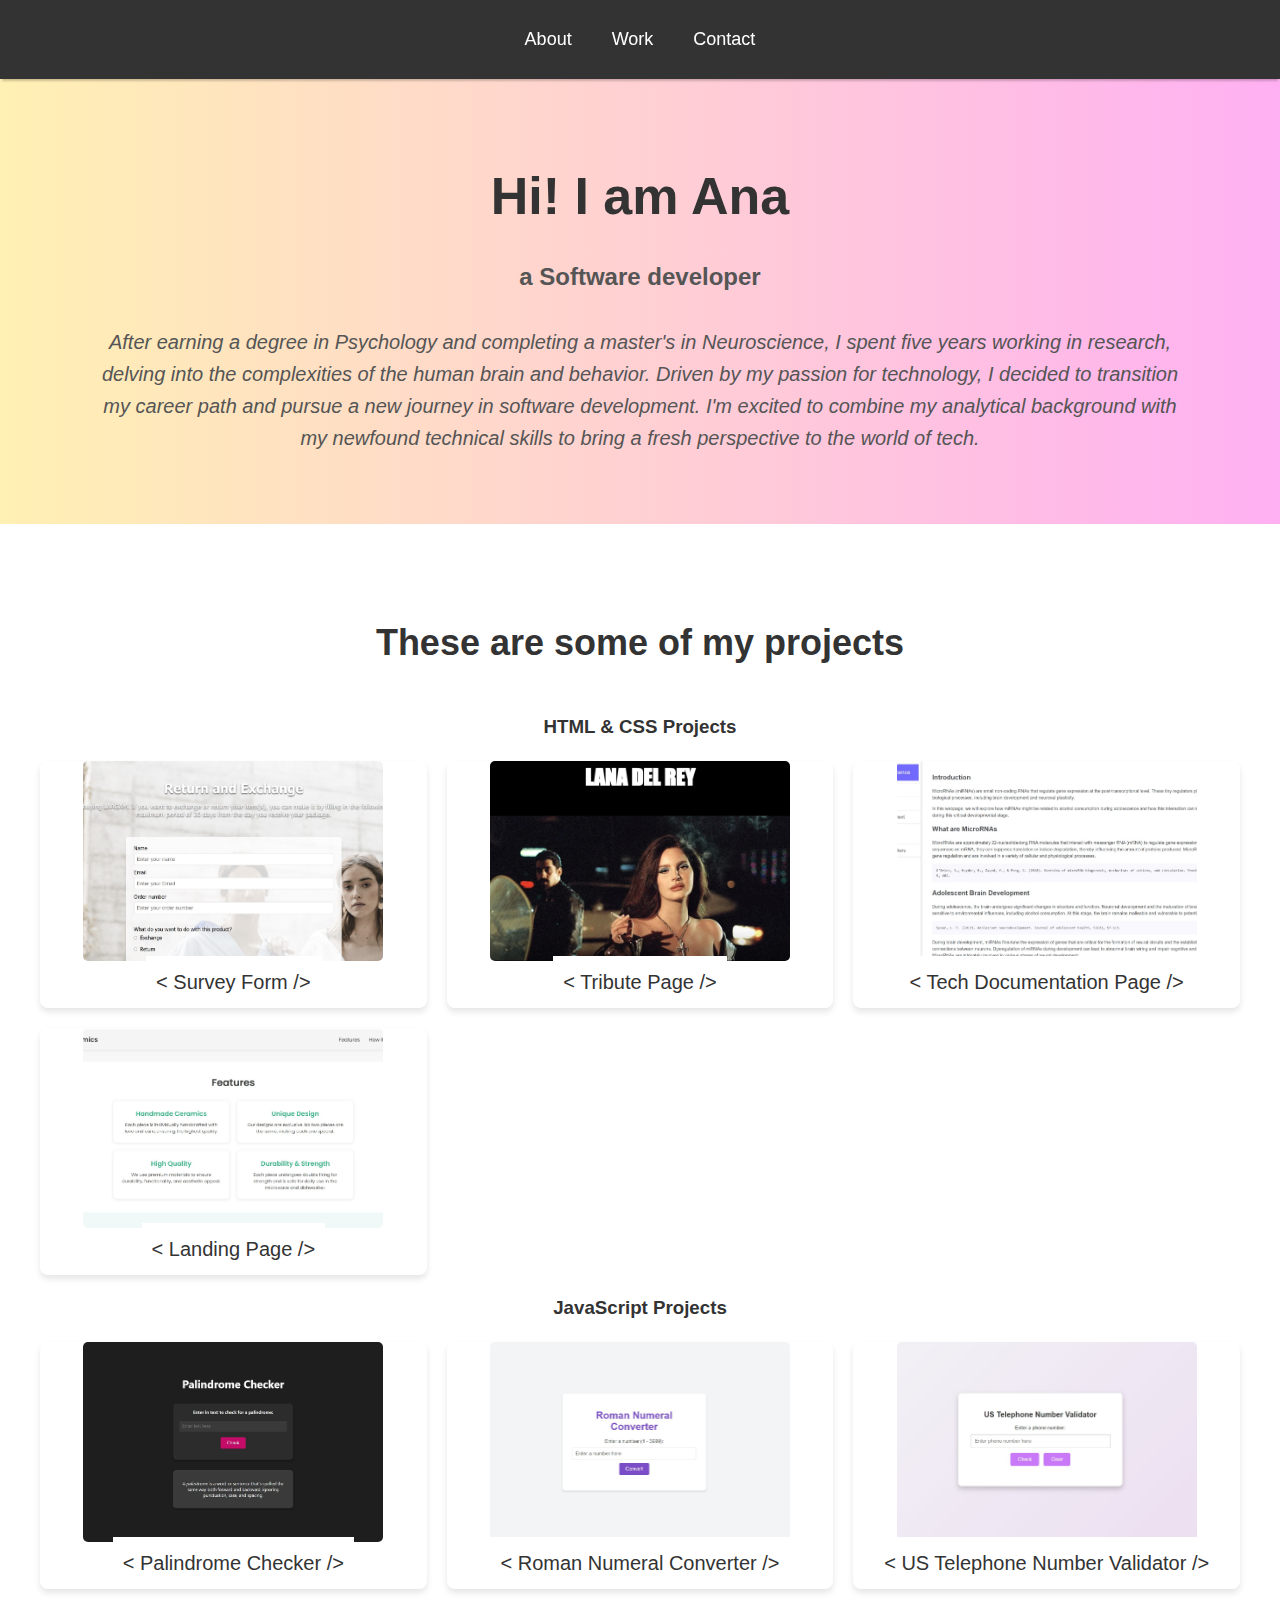
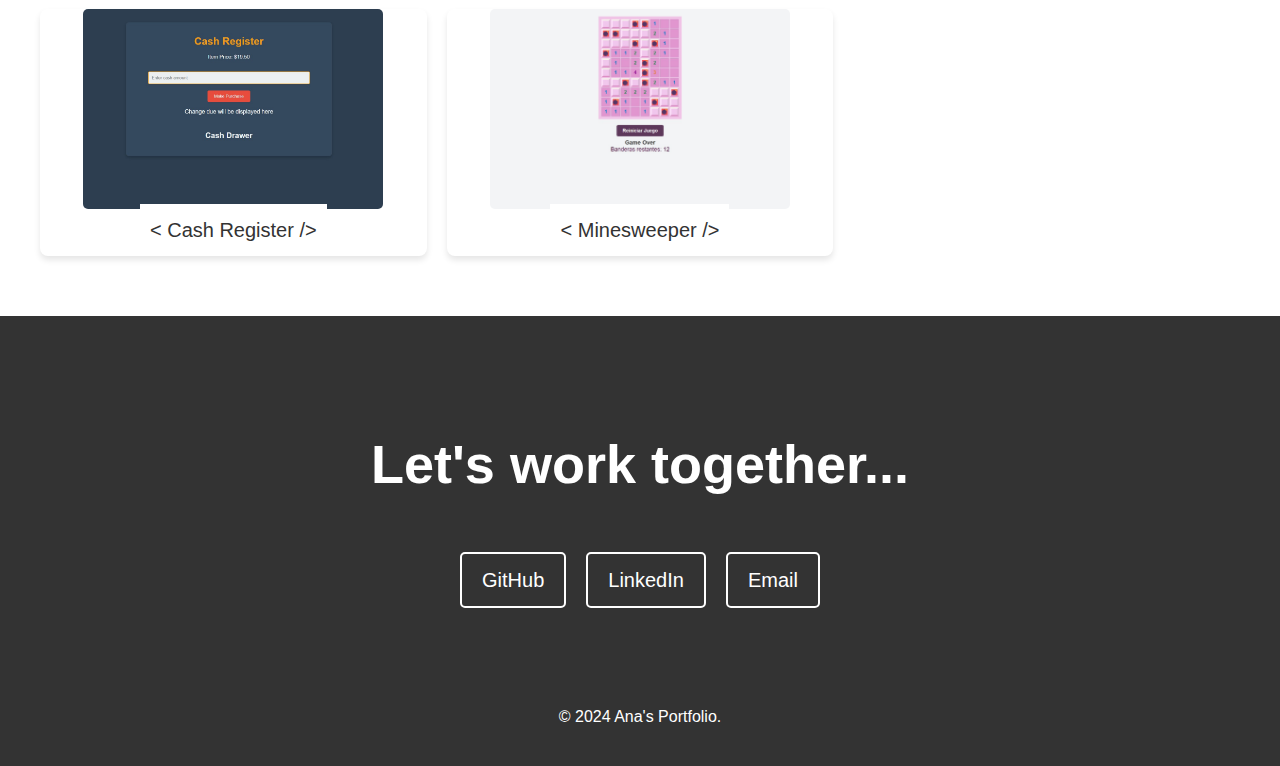
<file: index.html>
<!DOCTYPE html>
<html lang="en">
<head>
  <meta charset="UTF-8" />
  <title>Portfolio</title>
  <meta name="viewport" content="width=device-width, initial-scale=1.0">
  <link href="styles.css" rel="stylesheet" />
</head>

<body>
  <!-- START NAV -->
  <nav id="navbar" class="nav">
    <ul class="nav-list">
      <a href="#welcome-section">About</a>
      <a href="#projects">Work</a>
      <a href="#contact">Contact</a>
    </ul>
  </nav>

  <!-- END NAV -->

  <!-- START WELCOME SECTION -->
  <section id="welcome-section" class="welcome-section">
    <h1>Hi! I am Ana</h1>
    <p>a Software developer</p>
    <p>After earning a degree in Psychology and completing a master's in Neuroscience, I spent five years working in
      research, delving into the complexities of the human brain and behavior.
      Driven by my passion for technology, I decided to transition my career path and pursue a new journey in software
      development.
      I'm excited to combine my analytical background with my newfound technical skills to bring a fresh perspective to
      the world of tech. </p>
  </section>
  <!-- END WELCOME SECTION -->

  <section id="projects" class="projects-section">
    <h2 class="projects-section-header">These are some of my projects</h2>
  
    <!-- START HTML & CSS PROJECTS -->
    <h3 class="project-category">HTML & CSS Projects</h3>
    <div class="projects-grid">
      <!-- project -->
      <a href="projects/SurveyForm/index.html" target="_blank" class="project project-tile">
        <img class="project-thumbnail" src="images/SurveyForm.jpg" alt="Survey Form Project" />
        <div class="project-title">
          <span class="code">&lt;</span> Survey Form <span class="code">&#47;&gt;</span>
        </div>
      </a>
  
      <!-- project -->
      <a href="projects/TributePage/index.html" target="_blank" class="project project-tile">
        <img class="project-thumbnail" src="images/TributePage.jpg" alt="Tribute Page Project" />
        <div class="project-title">
          <span class="code">&lt;</span> Tribute Page <span class="code">&#47;&gt;</span>
        </div>
      </a>
  
      <!-- project -->
      <a href="projects/TechnicalDocumentation/index.html" target="_blank"
        class="project project-tile">
        <img class="project-thumbnail" src="images/TechnicalDocumentation.jpg" alt="Tech Documentation Page Project" />
        <div class="project-title">
          <span class="code">&lt;</span> Tech Documentation Page <span class="code">&#47;&gt;</span>
        </div>
      </a>
  
      <!-- project -->
      <a href="projects/landingPage/index.html" target="_blank" class="project project-tile">
        <img class="project-thumbnail" src="images/LandingPage.jpg" alt="Landing Page Project" />
        <div class="project-title">
          <span class="code">&lt;</span> Landing Page <span class="code">&#47;&gt;</span>
        </div>
      </a>
    </div>
    <!-- END HTML & CSS PROJECTS -->
  
    <!-- START JAVASCRIPT PROJECTS -->
    <h3 class="project-category">JavaScript Projects</h3>
    <div class="projects-grid">
      <!-- project -->
      <a href="projects\palindromeChecker\index.html" target="_blank" class="project project-tile">
        <img class="project-thumbnail" src="images/palindromeChecker.jpg" alt="Palindrome checker Project" />
        <div class="project-title">
          <span class="code">&lt;</span> Palindrome Checker <span class="code">&#47;&gt;</span>
        </div>
      </a>
  
      <!-- project -->
      <a href="projects\romanNumeralConverter\index.html" target="_blank" class="project project-tile">
        <img class="project-thumbnail" src="images/romanNumeralConverter.jpg" alt="Roman Numeral Converter Project" />
        <div class="project-title">
          <span class="code">&lt;</span> Roman Numeral Converter <span class="code">&#47;&gt;</span>
        </div>
      </a>
  
      <!-- project -->
      <a href="projects\telephoneNumberValidator\index.html" target="_blank" class="project project-tile">
        <img class="project-thumbnail" src="images/telephoneNumberValidator.jpg" alt="Telephone Number Validator" />
        <div class="project-title">
          <span class="code">&lt;</span> US Telephone Number Validator <span class="code">&#47;&gt;</span>
        </div>
      </a>
  
      <!-- project -->
      <a href="projects\cashRegister\index.html" target="_blank" class="project project-tile">
        <img class="project-thumbnail" src="images/cashRegister.jpg" alt="Cash Register" />
        <div class="project-title">
          <span class="code">&lt;</span> Cash Register <span class="code">&#47;&gt;</span>
        </div>
      </a>
  
      <!-- project -->
      <a href="projects\minesweeper\index.html" target="_blank" class="project project-tile">
        <img class="project-thumbnail" src="images/Minesweeper.jpg" alt="Minesweeper" />
        <div class="project-title">
          <span class="code">&lt;</span> Minesweeper <span class="code">&#47;&gt;</span>
        </div>
      </a>
    </div>
    <!-- END JAVASCRIPT PROJECTS -->
  </section>
  <!-- END PROJECTS SECTION -->

  <!-- START CONTACT SECTION -->

  <section id="contact" class="contact-section">
    <div class="contact-section-header">
      <h2>Let's work together...</h2>
    </div>
    <div class="contact-links">
      <a id="profile-link" href="https://github.com/anazeuqzav" target="_blank" class="btn contact-details"><i
          class="fab fa-github"></i> GitHub
      </a>

      <a href="http://www.linkedin.com/in/ana-vázquez-de-ágredos" class="btn contact-details">
        <i class="fas fa-at"></i> LinkedIn</a>
      
        <a href="mailto:anazeuqzav@gmail.com" class="btn contact-details"><i class="fas fa-mobile-alt"></i> Email</a>
    </div>
  </section>

  <!-- END CONTACT SECTION -->
  <!-- START FOOTER -->
  <footer class="footer">
    <p>&copy; 2024 Ana's Portfolio.</p>
  </footer>
  <!-- END FOOTER -->


</body>

</html>
</file>
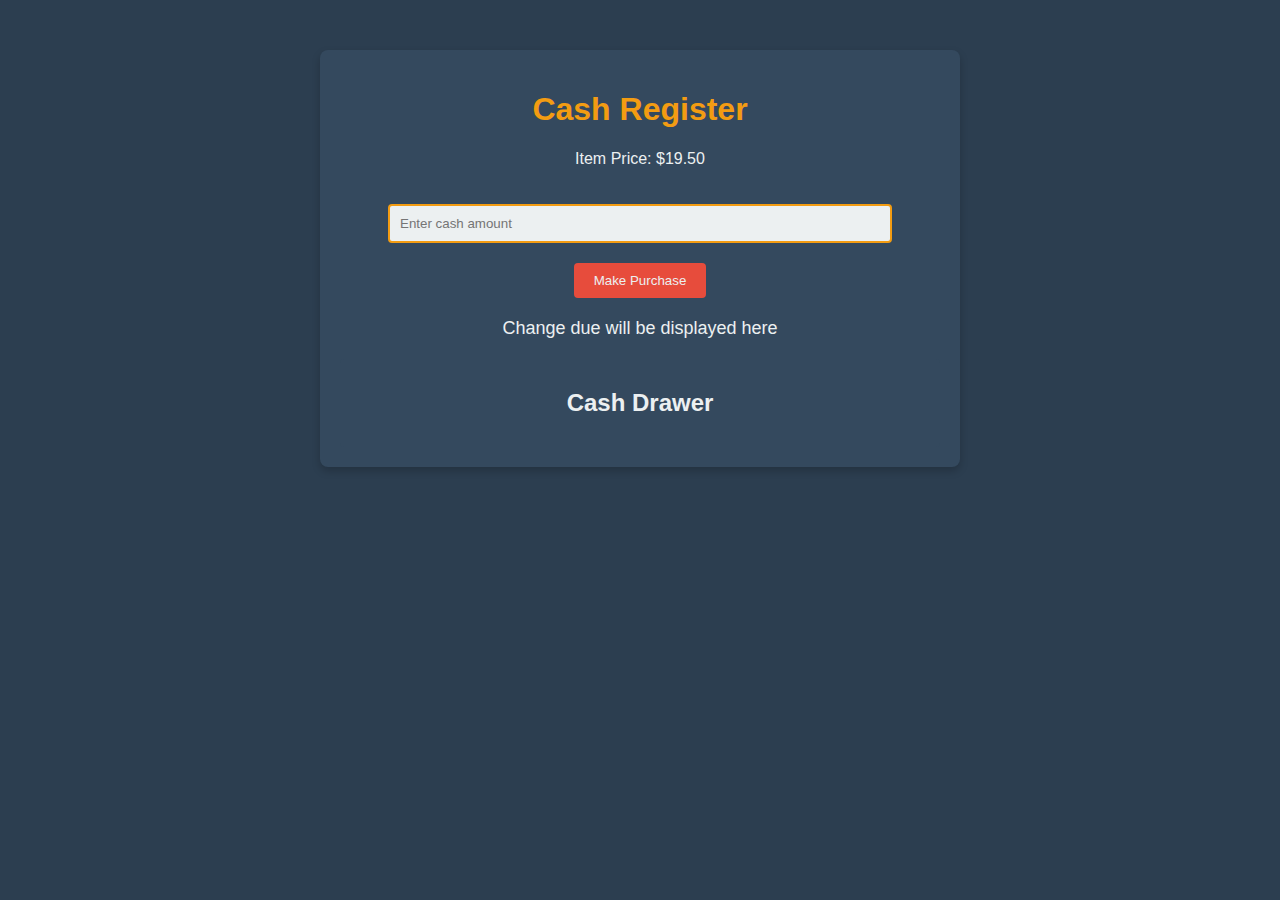
<file: projects/cashRegister/index.html>
<!DOCTYPE html>
<html lang="en">
<head>
    <meta charset="UTF-8">
    <meta name="viewport" content="width=device-width, initial-scale=1.0">
    <title>Cash Register</title>
    <link rel="stylesheet" href="styles.css">
</head>
<body>
    <div class="container">
        <h1>Cash Register</h1>
        <div class="register">
            <p>Item Price: $<span id="item-price">19.50</span></p>
            <input type="number" id="cash" placeholder="Enter cash amount" step="0.01" min="0">
            <button id="purchase-btn">Make Purchase</button>
            <p id="change-due">Change due will be displayed here</p>
            <div id="drawer-info">
                <h2>Cash Drawer</h2>
                <ul id="drawer-contents">
                    <!-- The cash drawer contents will be dynamically generated here -->
                </ul>
            </div>
        </div>
    </div>
    <script src="script.js"></script>
</body>
</html>
</file>
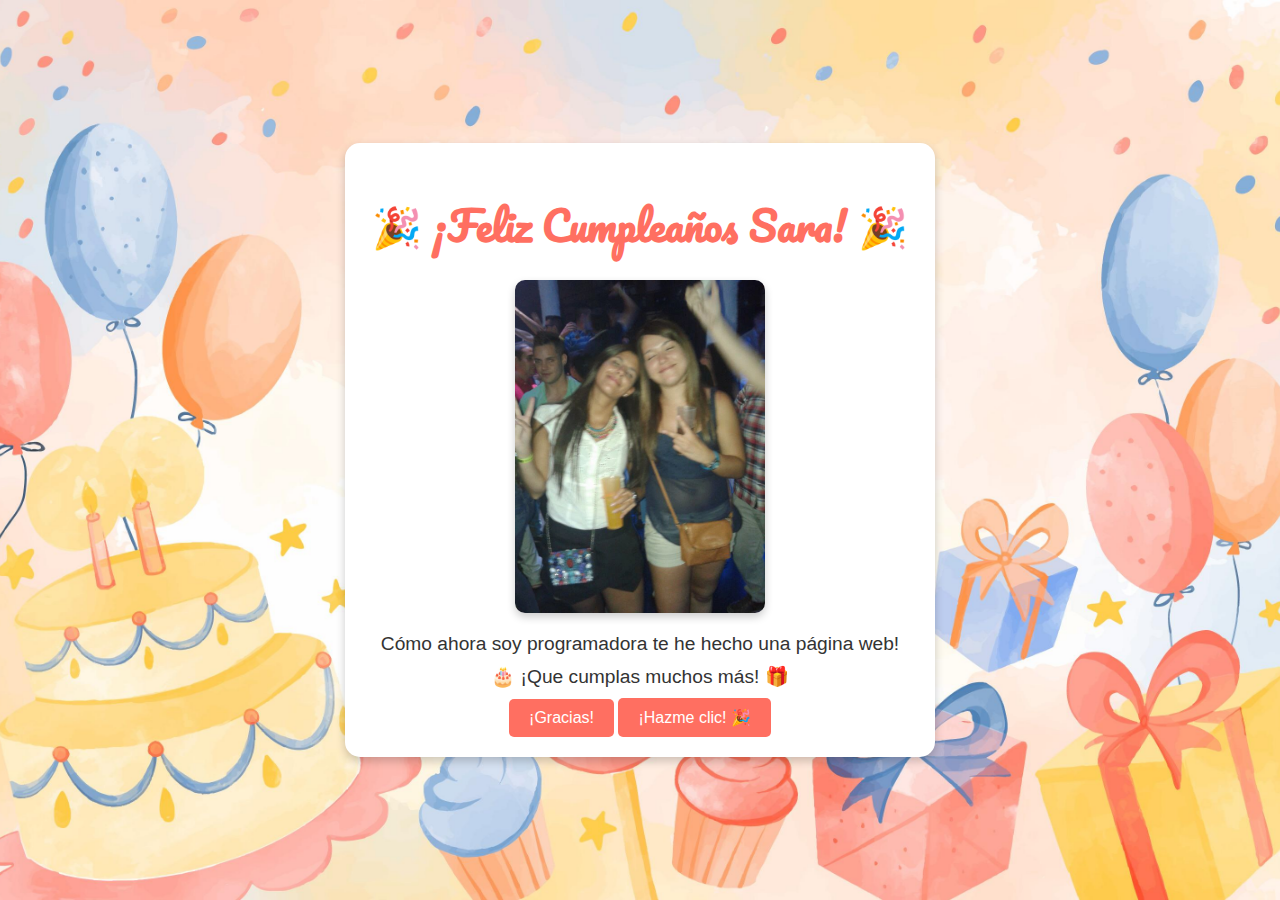
<file: projects/FelizCumpleSara/index.html>
<!DOCTYPE html>
<html lang="en">
<head>
    <meta charset="UTF-8">
    <meta name="viewport" content="width=device-width, initial-scale=1.0">
    <title>Feliz Cumpleaños</title>
    <link rel="stylesheet" href="styles.css">
    <link href="https://fonts.googleapis.com/css2?family=Pacifico&display=swap" rel="stylesheet">
</head>
<body>
    <div class="card">
        <h1>🎉 ¡Feliz Cumpleaños Sara! 🎉</h1>
        <img src="foto.jpg" alt="Foto de Ana y Sara" class="center-image">
        <p> Cómo ahora soy programadora te he hecho una página web!</p>
        <p>🎂 ¡Que cumplas muchos más! 🎁</p>
        <button onclick="alert('¡Gracias! 😊')">¡Gracias!</button>
        <button id="animate-btn">¡Hazme clic! 🎉</button>
    </div>
    <script src="script.js"></script>
</body>
</html>
</file>
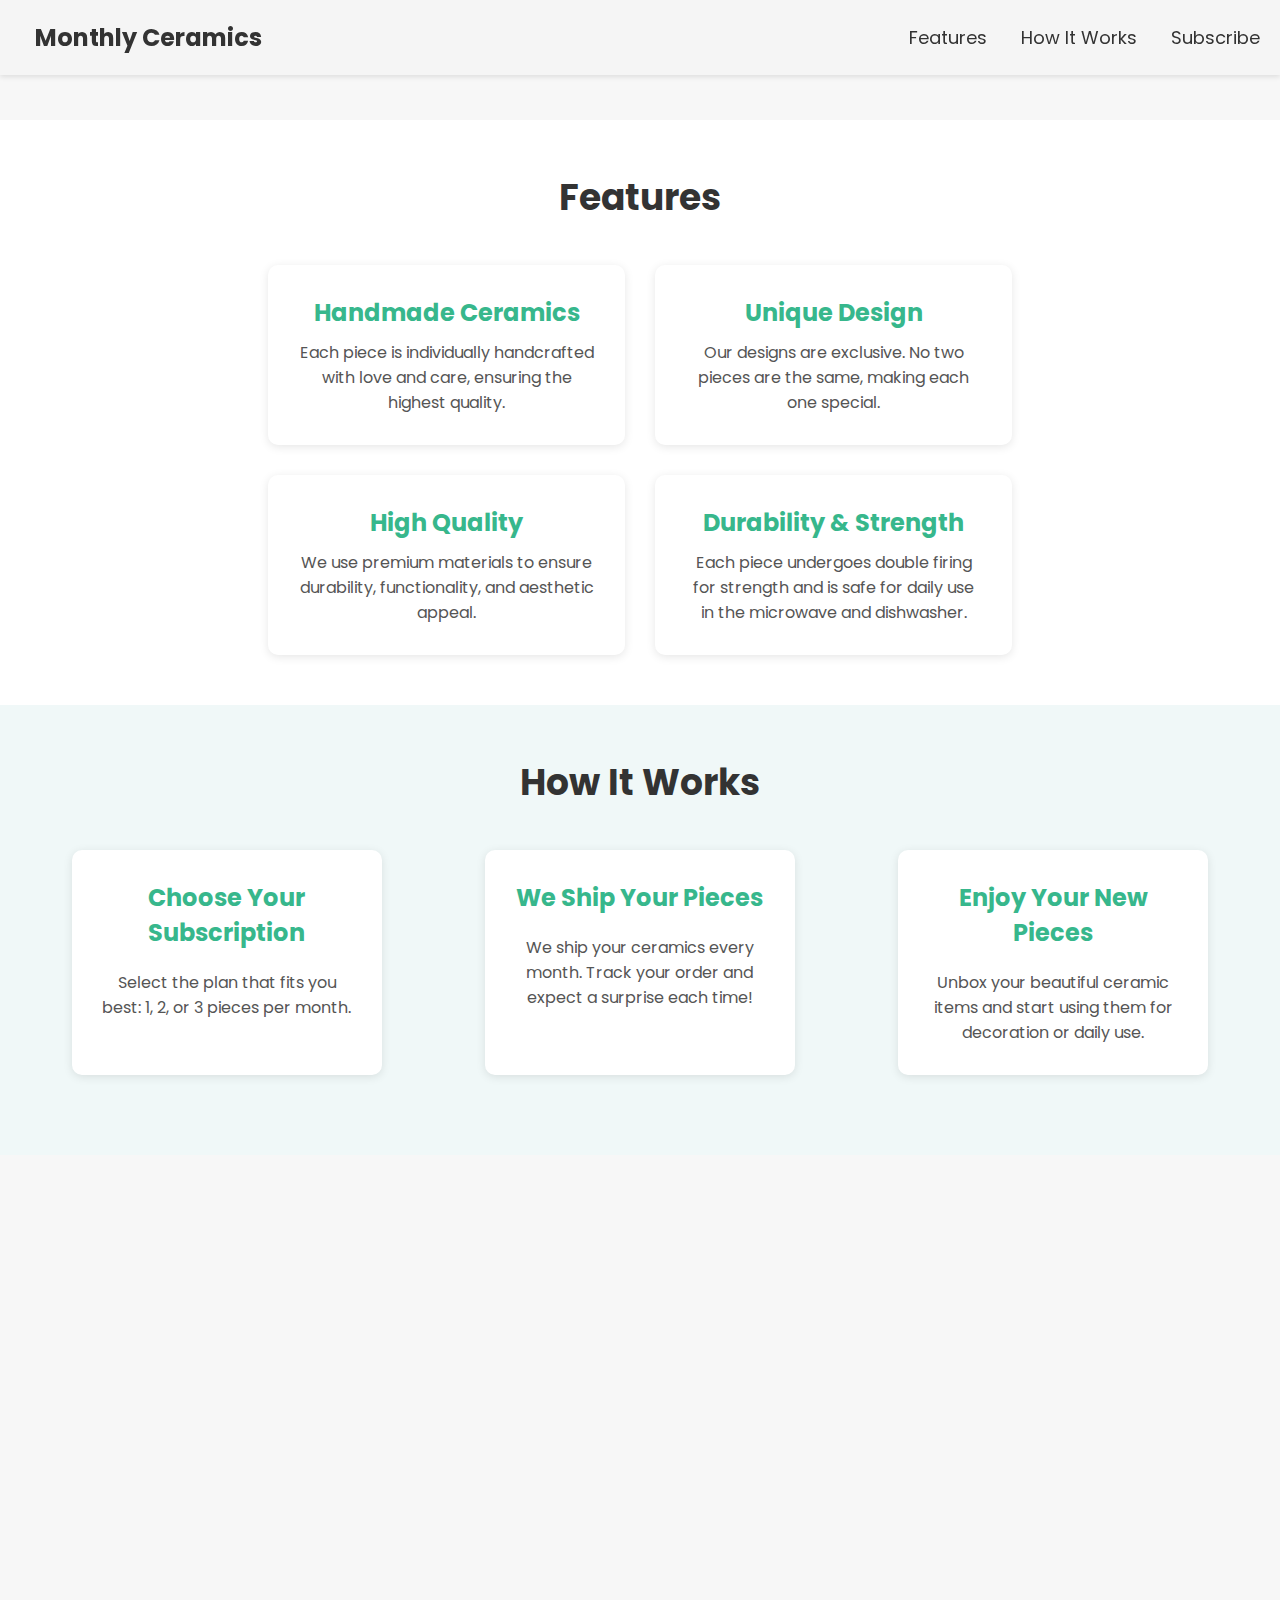
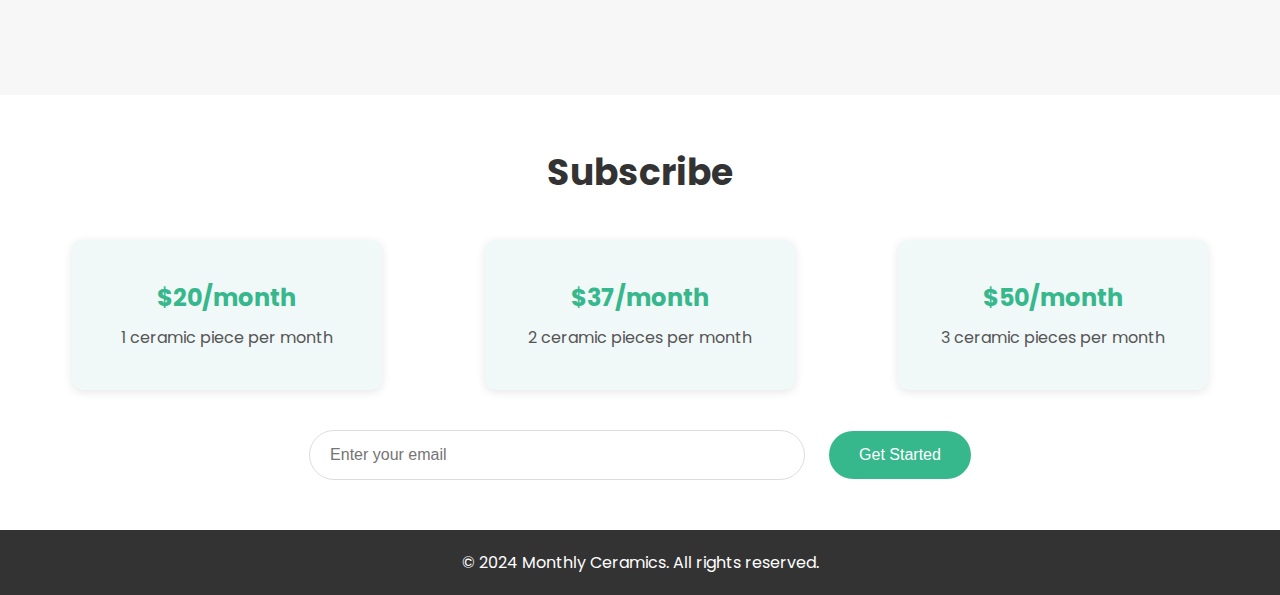
<file: projects/landingPage/index.html>
<!DOCTYPE html>
<html lang="en">

<head>
    <meta charset="UTF-8" />
    <meta name="viewport" content="width=device-width, initial-scale=1.0" />
    <title>Monthly Ceramics</title>
    <link href="https://fonts.googleapis.com/css2?family=Poppins:wght@300;400;600&display=swap" rel="stylesheet">
    <link rel="stylesheet" href="styles.css" />
</head>

<body>
    <header>
        <div class="header-container">
            <div class="logo">
                <h1>Monthly Ceramics</h1>
            </div>
            <nav>
                <a href="#features">Features</a>
                <a href="#how-it-works">How It Works</a>
                <a href="#subscribe">Subscribe</a>
            </nav>
        </div>
    </header>

    <main>
        <section id="features">
            <h2>Features</h2>
            <div class="features-grid">
                <div class="feature-item">
                    <h3>Handmade Ceramics</h3>
                    <p>Each piece is individually handcrafted with love and care, ensuring the highest quality.</p>
                </div>
                <div class="feature-item">
                    <h3>Unique Design</h3>
                    <p>Our designs are exclusive. No two pieces are the same, making each one special.</p>
                </div>
                <div class="feature-item">
                    <h3>High Quality</h3>
                    <p>We use premium materials to ensure durability, functionality, and aesthetic appeal.</p>
                </div>
                <div class="feature-item">
                    <h3>Durability & Strength</h3>
                    <p>Each piece undergoes double firing for strength and is safe for daily use in the microwave and dishwasher.</p>
                </div>
            </div>
        </section>

        <section id="how-it-works">
            <h2>How It Works</h2>
            <div class="how-it-works-steps">
                <div class="step">
                    <h3>Choose Your Subscription</h3>
                    <p>Select the plan that fits you best: 1, 2, or 3 pieces per month.</p>
                </div>
                <div class="step">
                    <h3>We Ship Your Pieces</h3>
                    <p>We ship your ceramics every month. Track your order and expect a surprise each time!</p>
                </div>
                <div class="step">
                    <h3>Enjoy Your New Pieces</h3>
                    <p>Unbox your beautiful ceramic items and start using them for decoration or daily use.</p>
                </div>
            </div>
        </section>

        <section class="video">
            <iframe width="100%" height="315" src="https://www.youtube.com/embed/IhFd0q2LzE4" title="How We Make Your Ceramics" frameborder="0" allow="accelerometer; autoplay; clipboard-write; encrypted-media; gyroscope; picture-in-picture; web-share" allowfullscreen></iframe>
        </section>

        <section id="subscribe">
            <h2>Subscribe</h2>
            <div class="pricing">
                <div class="pricing-plan">
                    <h3>$20/month</h3>
                    <p>1 ceramic piece per month</p>
                </div>
                <div class="pricing-plan">
                    <h3>$37/month</h3>
                    <p>2 ceramic pieces per month</p>
                </div>
                <div class="pricing-plan">
                    <h3>$50/month</h3>
                    <p>3 ceramic pieces per month</p>
                </div>
            </div>
            <form action="https://www.freecodecamp.com/email-submit" method="POST" class="email-form">
                <input type="email" name="email" placeholder="Enter your email" required />
                <button type="submit" class="btn">Get Started</button>
            </form>
        </section>
    </main>

    <footer>
        <p>&copy; 2024 Monthly Ceramics. All rights reserved.</p>
    </footer>
</body>

</html>
</file>
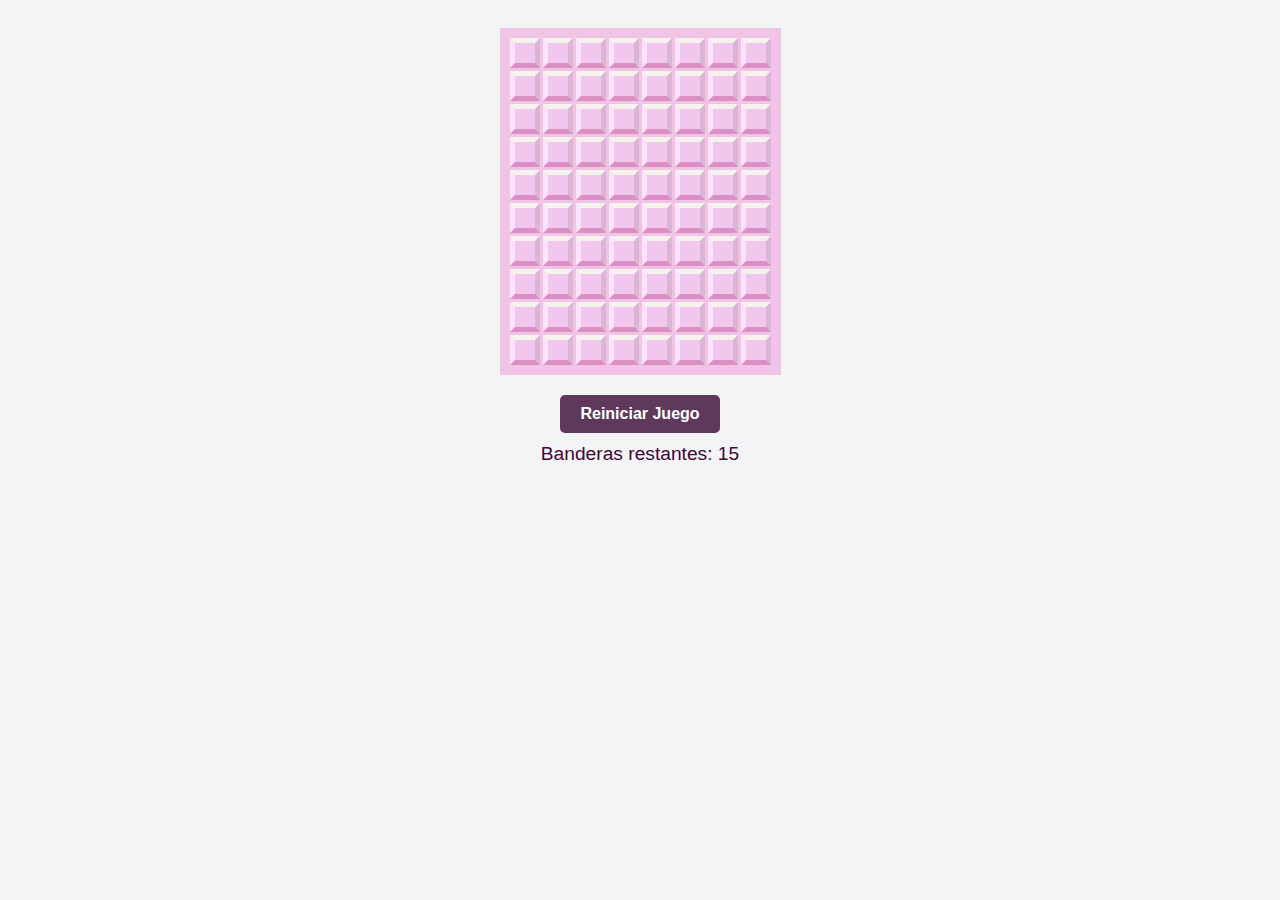
<file: projects/minesweeper/index.html>
<!DOCTYPE html>
<html lang="en">
<head>
    <meta charset="UTF-8">
    <meta name="viewport" content="width=device-width, initial-scale=1.0">
    <title>Buscaminas</title>
    <link rel="stylesheet" href="style.css">
</head>
<body>
    <div class="container">
        <div id="game-board" class="grid"></div>
        <button id="reset-button">Reiniciar Juego</button>
        <div id="game-status"></div>
        <div id="flag-count">Banderas restantes: <span id="remaining-flags"></span></div>
    </div>
    <script src="script.js"></script>
</body>
</html>
</file>
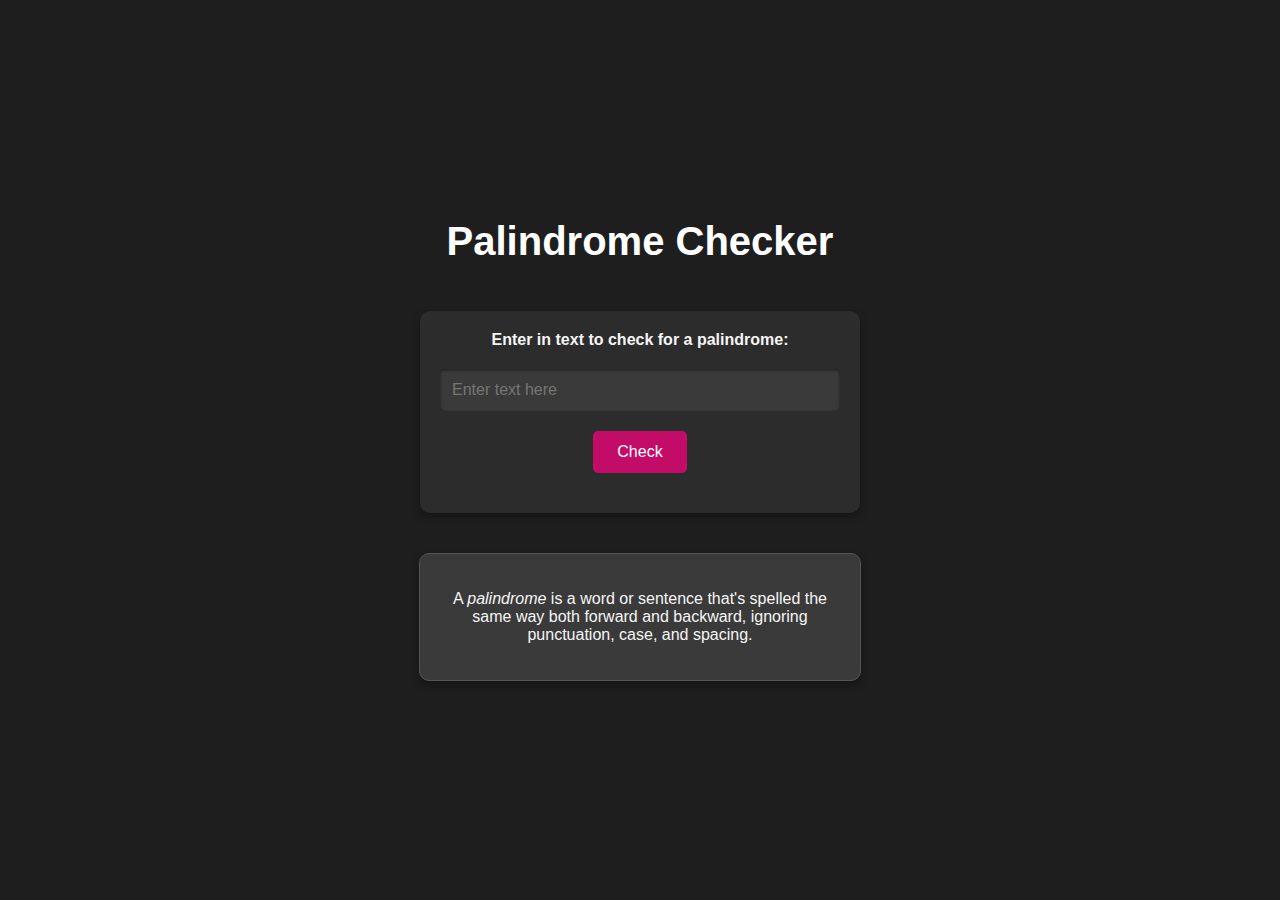
<file: projects/palindromeChecker/index.html>
<!DOCTYPE html>
<html lang="en">
<head>
    <meta charset="UTF-8">
    <meta name="viewport" content="width=device-width, initial-scale=1.0">
    <title>Palindrome Checker</title>
    <link rel="stylesheet" href="styles.css" />
</head>

<body>
  <h1>Palindrome Checker</h1>
  <section>
    <label for="text-input">Enter in text to check for a palindrome:</label>
    <input type="text" id="text-input" placeholder="Enter text here"></input>
    <button id="check-btn">Check</button>
     <!-- Área para mostrar el resultado -->
    <p id="result"></p>
  </section>

  <!-- Definicion de palindromo-->
  <section class="palindrome-definition-section">
    <p class="palidrome-definition">A <dfn>palindrome</dfn> is a word or sentence that's spelled the same way both forward and backward, ignoring punctuation, case, and spacing.</p>
  </section>

  <script src="script.js"></script>
</body>
</file>
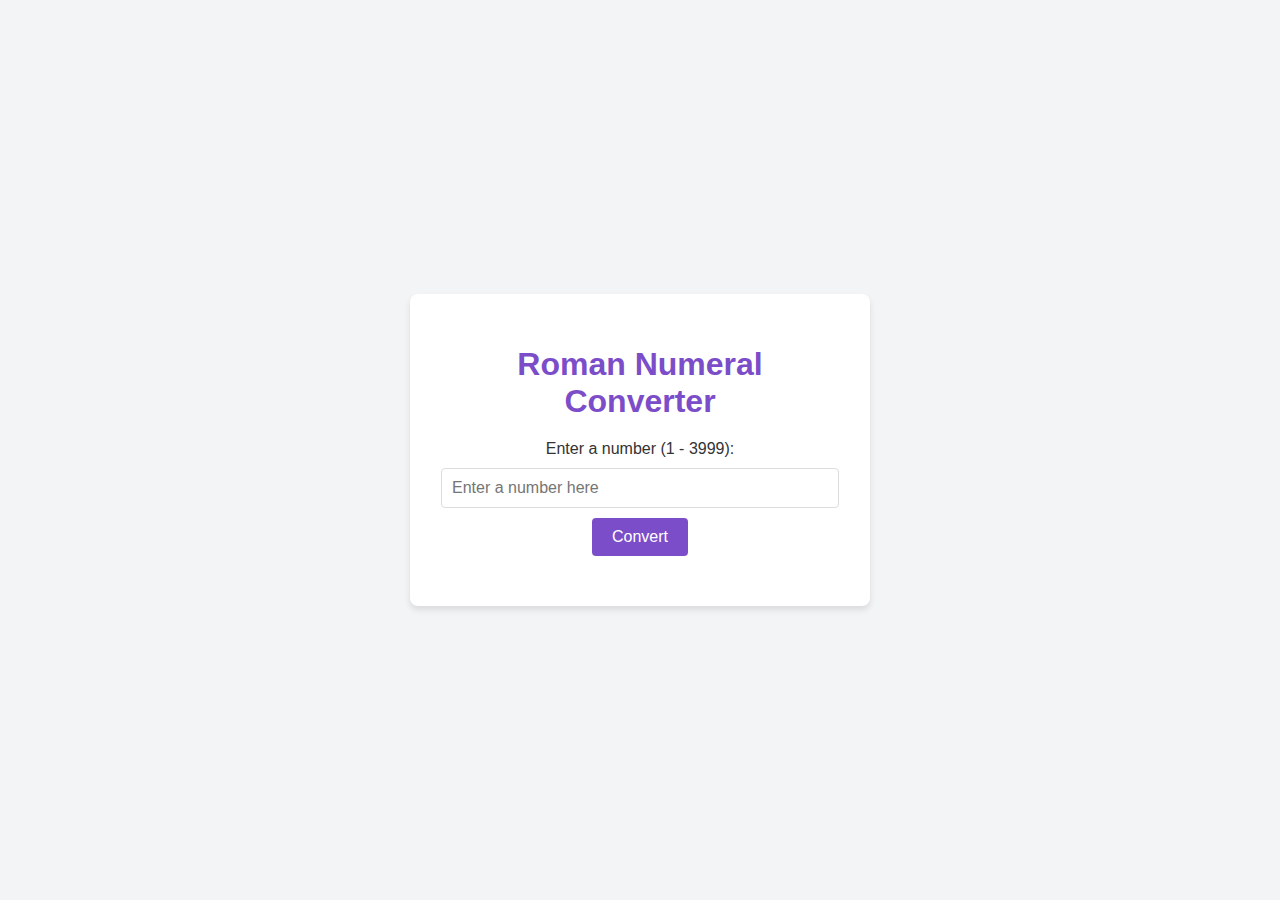
<file: projects/romanNumeralConverter/index.html>
<!DOCTYPE html>
<html lang="en">
<head>
    <meta charset="UTF-8">
    <meta name="viewport" content="width=device-width, initial-scale=1.0">
    <title>Roman Numeral Converter</title>
    <link rel="stylesheet" href="styles.css">
</head>
<body>
    <div class="container">
        <h1>Roman Numeral Converter</h1>
        
        <section>
            <label for="number">Enter a number (1 - 3999):</label>
            <input type="number" id="number" min="1" max="3999" placeholder="Enter a number here" />
            <button id="convert-btn">Convert</button>
        </section>
        
        <!-- Área para mostrar el resultado -->
        <p id="output"></p>
    </div>

    <script src="script.js"></script>
</body>
</html>
</file>
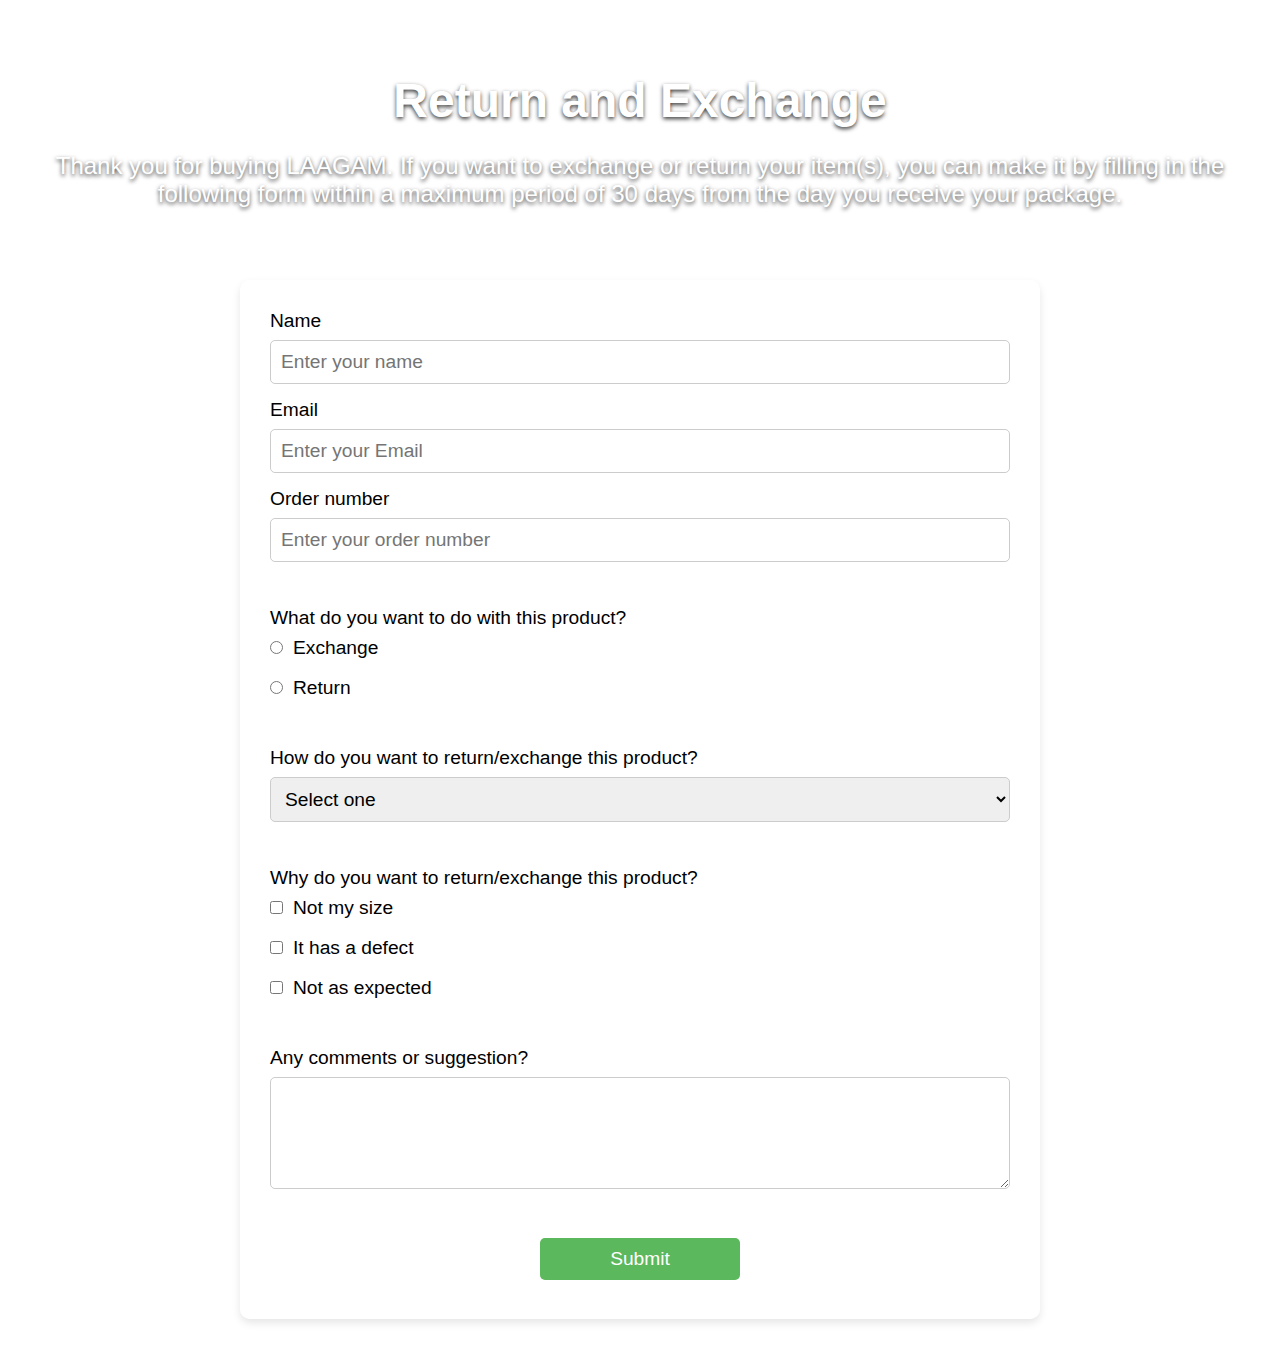
<file: projects/SurveyForm/index.html>
<!DOCTYPE html>
<html lang="en">
<head>
    <meta charset="UTF-8">
    <meta name="viewport" content="width=device-width, initial-scale=1.0">
    <title>Return and Exchange - LAAGAM</title>
    <link rel="stylesheet" href="styles.css">
</head>
<body>
    <header>
        <div>
            <h1 id="title">Return and Exchange</h1>
            <p id="description">Thank you for buying LAAGAM. If you want to exchange or return your item(s), you can make it by filling in the following form within a maximum period of 30 days from the day you receive your package.</p>
        </div>
    </header>
    
    <main>
        <form>
            <fieldset>
                <div id="data">
                    <label for="name" id="name-label">Name</label>
                    <input id="name" type="text" placeholder="Enter your name" required>

                    <label for="email" id="email-label">Email</label>
                    <input id="email" type="email" placeholder="Enter your Email" required>

                    <label for="number" id="number-label">Order number</label>
                    <input id="number" type="number" min="1111" max="9999" placeholder="Enter your order number" required>
                </div>
            </fieldset>

            <fieldset id="whattodo">
                <label>What do you want to do with this product?</label>
                <label for="exchange"><input type="radio" name="exchange-return" value="exchange" class="inline">Exchange</label>
                <label for="return"><input type="radio" name="exchange-return" value="return" class="inline">Return</label>
            </fieldset>

            <fieldset id="how">
                <label for="dropdown">How do you want to return/exchange this product?</label>
                <select id="dropdown">
                    <option value="1">Select one</option>
                    <option value="2">Home pick-up</option>
                    <option value="3">Delivery at post office</option>
                </select>
            </fieldset>
          
            <fieldset id="why">
                <label>Why do you want to return/exchange this product?</label>
                <label><input type="checkbox" value="size">Not my size</label>
                <label><input type="checkbox" value="defect">It has a defect</label>
                <label><input type="checkbox" value="expected">Not as expected</label>
            </fieldset>

            <fieldset id="comments">
                <label for="suggestions">Any comments or suggestion?</label>
                <textarea id="suggestions" name="suggestions" rows="5" cols="50"></textarea>
            </fieldset>

            <input type="submit" id="submit" name="submit" value="Submit">
        </form>
    </main>
</body>
</html>
</file>
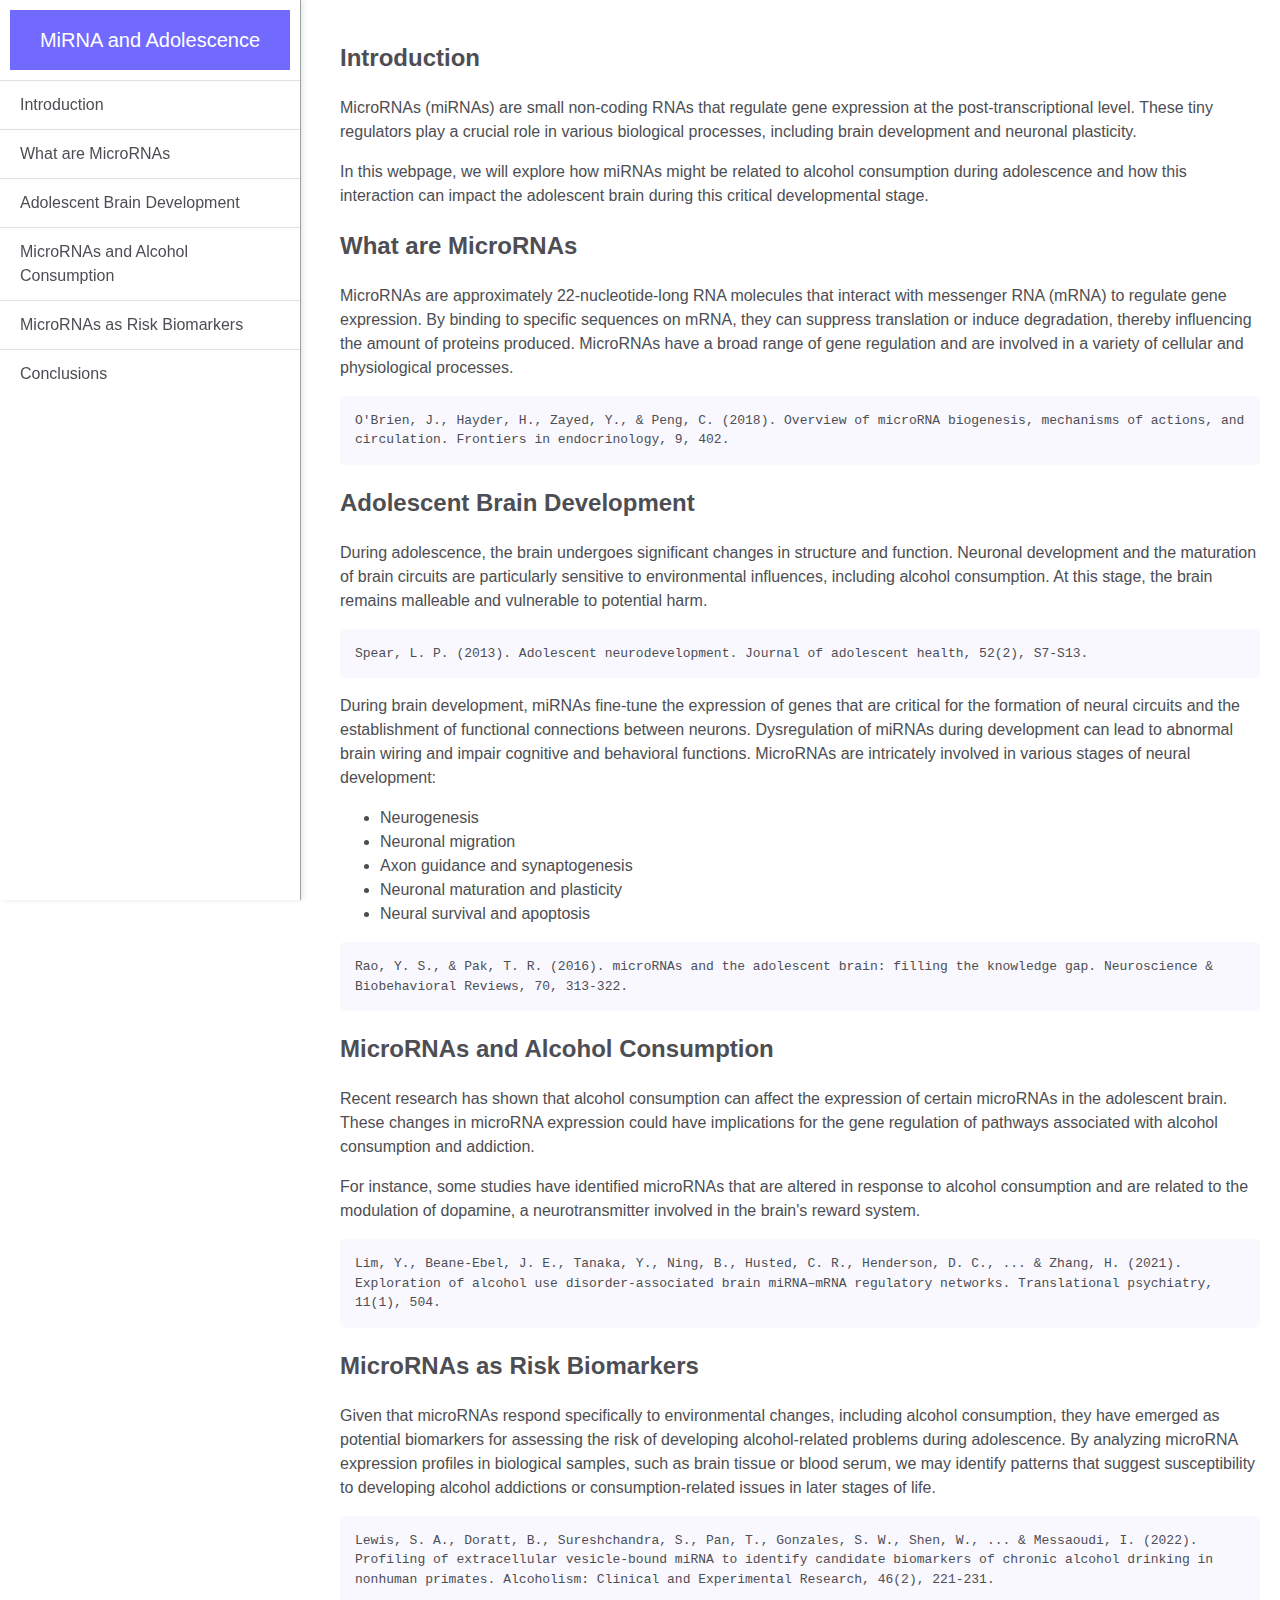
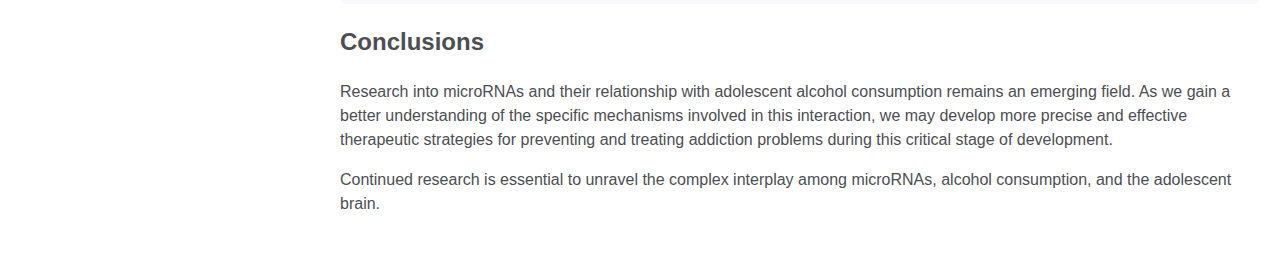
<file: projects/TechnicalDocumentation/index.html>
<!DOCTYPE html>
<html lang="en">
<head>
    <meta charset="UTF-8">
    <meta name="viewport" content="width=device-width, initial-scale=1.0">
    <link rel="stylesheet" href="styles.css">
    <title>Documentation Page</title>
</head>

<body>
    <nav id="navbar">
        <header>MiRNA and Adolescence</header>
        <ul>
            <li><a class="nav-link" href="#Introduction">Introduction</a></li>
            <li><a class="nav-link" href="#What_are_MicroRNAs">What are MicroRNAs</a></li>
            <li><a class="nav-link" href="#Adolescent_Brain_Development">Adolescent Brain Development</a></li>
            <li><a class="nav-link" href="#MicroRNAs_and_Alcohol_Consumption">MicroRNAs and Alcohol Consumption</a></li>
            <li><a class="nav-link" href="#MicroRNAs_as_Risk_Biomarkers">MicroRNAs as Risk Biomarkers</a></li>
            <li><a class="nav-link" href="#Conclusions">Conclusions</a></li>
        </ul>
    </nav>
    
    <main id="main-doc">
        <section id="Introduction" class="main-section">
            <h2>Introduction</h2>
            <p>MicroRNAs (miRNAs) are small non-coding RNAs that regulate gene expression at the post-transcriptional level. These tiny regulators play a crucial role in various biological processes, including brain development and neuronal plasticity.</p>
            <p>In this webpage, we will explore how miRNAs might be related to alcohol consumption during adolescence and how this interaction can impact the adolescent brain during this critical developmental stage.</p>
        </section>

        <section id="What_are_MicroRNAs" class="main-section">
            <h2>What are MicroRNAs</h2>
            <p>MicroRNAs are approximately 22-nucleotide-long RNA molecules that interact with messenger RNA (mRNA) to regulate gene expression. By binding to specific sequences on mRNA, they can suppress translation or induce degradation, thereby influencing the amount of proteins produced. MicroRNAs have a broad range of gene regulation and are involved in a variety of cellular and physiological processes.</p>
            <code>O'Brien, J., Hayder, H., Zayed, Y., & Peng, C. (2018). Overview of microRNA biogenesis, mechanisms of actions, and circulation. Frontiers in endocrinology, 9, 402.</code>
        </section>

        <section id="Adolescent_Brain_Development" class="main-section">
            <h2>Adolescent Brain Development</h2>
            <p>During adolescence, the brain undergoes significant changes in structure and function. Neuronal development and the maturation of brain circuits are particularly sensitive to environmental influences, including alcohol consumption. At this stage, the brain remains malleable and vulnerable to potential harm.</p>
            <code>Spear, L. P. (2013). Adolescent neurodevelopment. Journal of adolescent health, 52(2), S7-S13.</code>
            <p>During brain development, miRNAs fine-tune the expression of genes that are critical for the formation of neural circuits and the establishment of functional connections between neurons. Dysregulation of miRNAs during development can lead to abnormal brain wiring and impair cognitive and behavioral functions. MicroRNAs are intricately involved in various stages of neural development:</p>
            <ul>
                <li>Neurogenesis</li>
                <li>Neuronal migration</li>
                <li>Axon guidance and synaptogenesis</li>
                <li>Neuronal maturation and plasticity</li>
                <li>Neural survival and apoptosis</li>
            </ul>
            <code>Rao, Y. S., & Pak, T. R. (2016). microRNAs and the adolescent brain: filling the knowledge gap. Neuroscience & Biobehavioral Reviews, 70, 313-322.</code>
        </section>

        <section id="MicroRNAs_and_Alcohol_Consumption" class="main-section">
            <h2>MicroRNAs and Alcohol Consumption</h2>
            <p>Recent research has shown that alcohol consumption can affect the expression of certain microRNAs in the adolescent brain. These changes in microRNA expression could have implications for the gene regulation of pathways associated with alcohol consumption and addiction.</p>
            <p>For instance, some studies have identified microRNAs that are altered in response to alcohol consumption and are related to the modulation of dopamine, a neurotransmitter involved in the brain's reward system.</p>
            <code>Lim, Y., Beane-Ebel, J. E., Tanaka, Y., Ning, B., Husted, C. R., Henderson, D. C., ... & Zhang, H. (2021). Exploration of alcohol use disorder-associated brain miRNA–mRNA regulatory networks. Translational psychiatry, 11(1), 504.</code>
        </section>

        <section id="MicroRNAs_as_Risk_Biomarkers" class="main-section">
            <h2>MicroRNAs as Risk Biomarkers</h2>
            <p>Given that microRNAs respond specifically to environmental changes, including alcohol consumption, they have emerged as potential biomarkers for assessing the risk of developing alcohol-related problems during adolescence. By analyzing microRNA expression profiles in biological samples, such as brain tissue or blood serum, we may identify patterns that suggest susceptibility to developing alcohol addictions or consumption-related issues in later stages of life.</p>
            <code>Lewis, S. A., Doratt, B., Sureshchandra, S., Pan, T., Gonzales, S. W., Shen, W., ... & Messaoudi, I. (2022). Profiling of extracellular vesicle‐bound miRNA to identify candidate biomarkers of chronic alcohol drinking in nonhuman primates. Alcoholism: Clinical and Experimental Research, 46(2), 221-231.</code>
        </section>

        <section id="Conclusions" class="main-section">
            <h2>Conclusions</h2>
            <p>Research into microRNAs and their relationship with adolescent alcohol consumption remains an emerging field. As we gain a better understanding of the specific mechanisms involved in this interaction, we may develop more precise and effective therapeutic strategies for preventing and treating addiction problems during this critical stage of development.</p>
            <p>Continued research is essential to unravel the complex interplay among microRNAs, alcohol consumption, and the adolescent brain.</p>
        </section>
    </main>
</body>
</html>
</file>
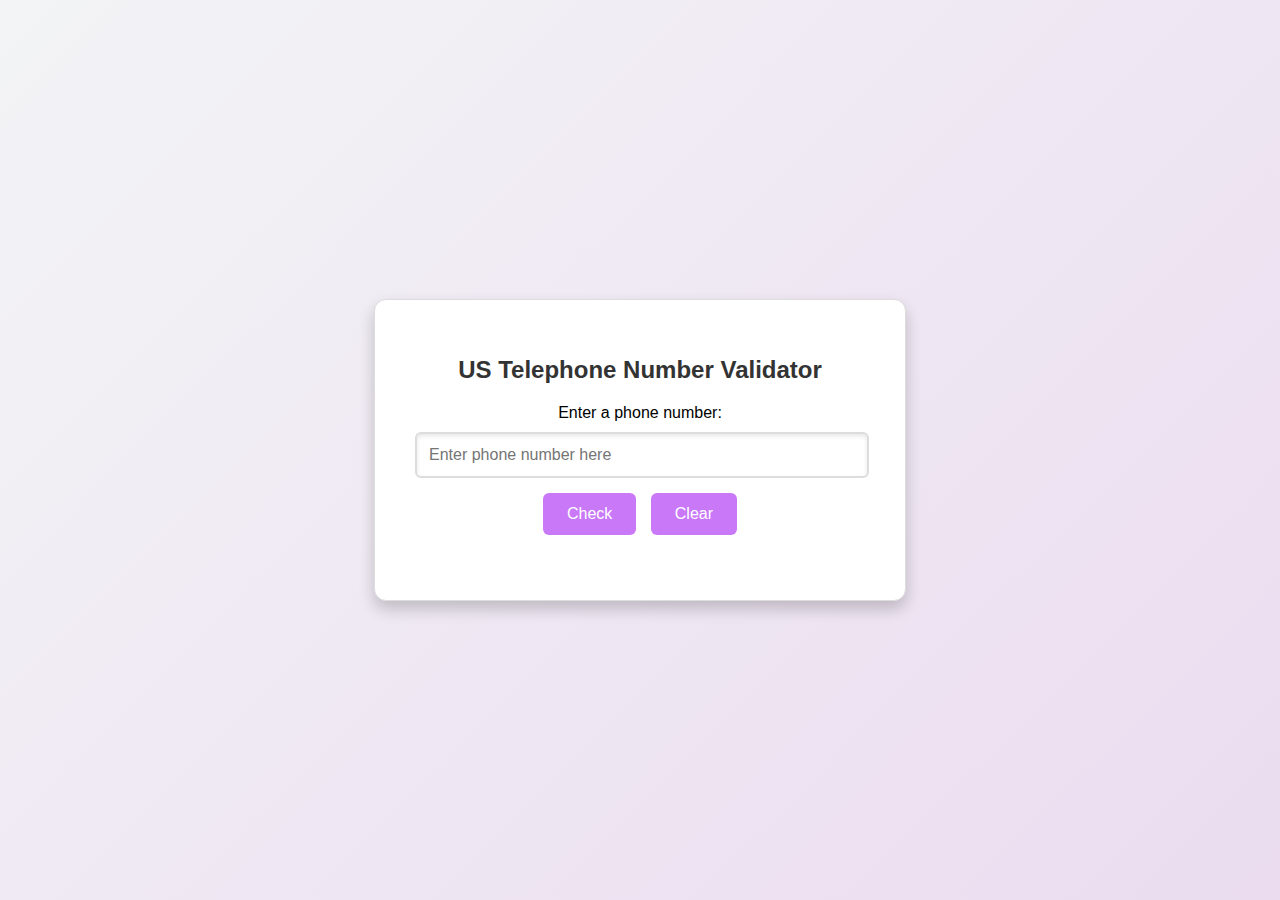
<file: projects/telephoneNumberValidator/index.html>
<!DOCTYPE html>
<html lang="en">
<head>
    <meta charset="UTF-8">
    <meta name="viewport" content="width=device-width, initial-scale=1.0">
    <title>Telephone Number Validator</title>
    <link rel="stylesheet" href="styles.css">
</head>
<body>
    <div class="container">
        <h1>US Telephone Number Validator</h1>
        
        <section>
            <label for="user-input">Enter a phone number:</label>
            <input type="text" id="user-input" placeholder="Enter phone number here" />
            <button id="check-btn">Check</button>
            <button id="clear-btn">Clear</button>
        </section>
        
        <!-- Área para mostrar el resultado -->
        <div id="results-div"></div>
    </div>

    <script src="script.js"></script>
</body>
</html>
</file>
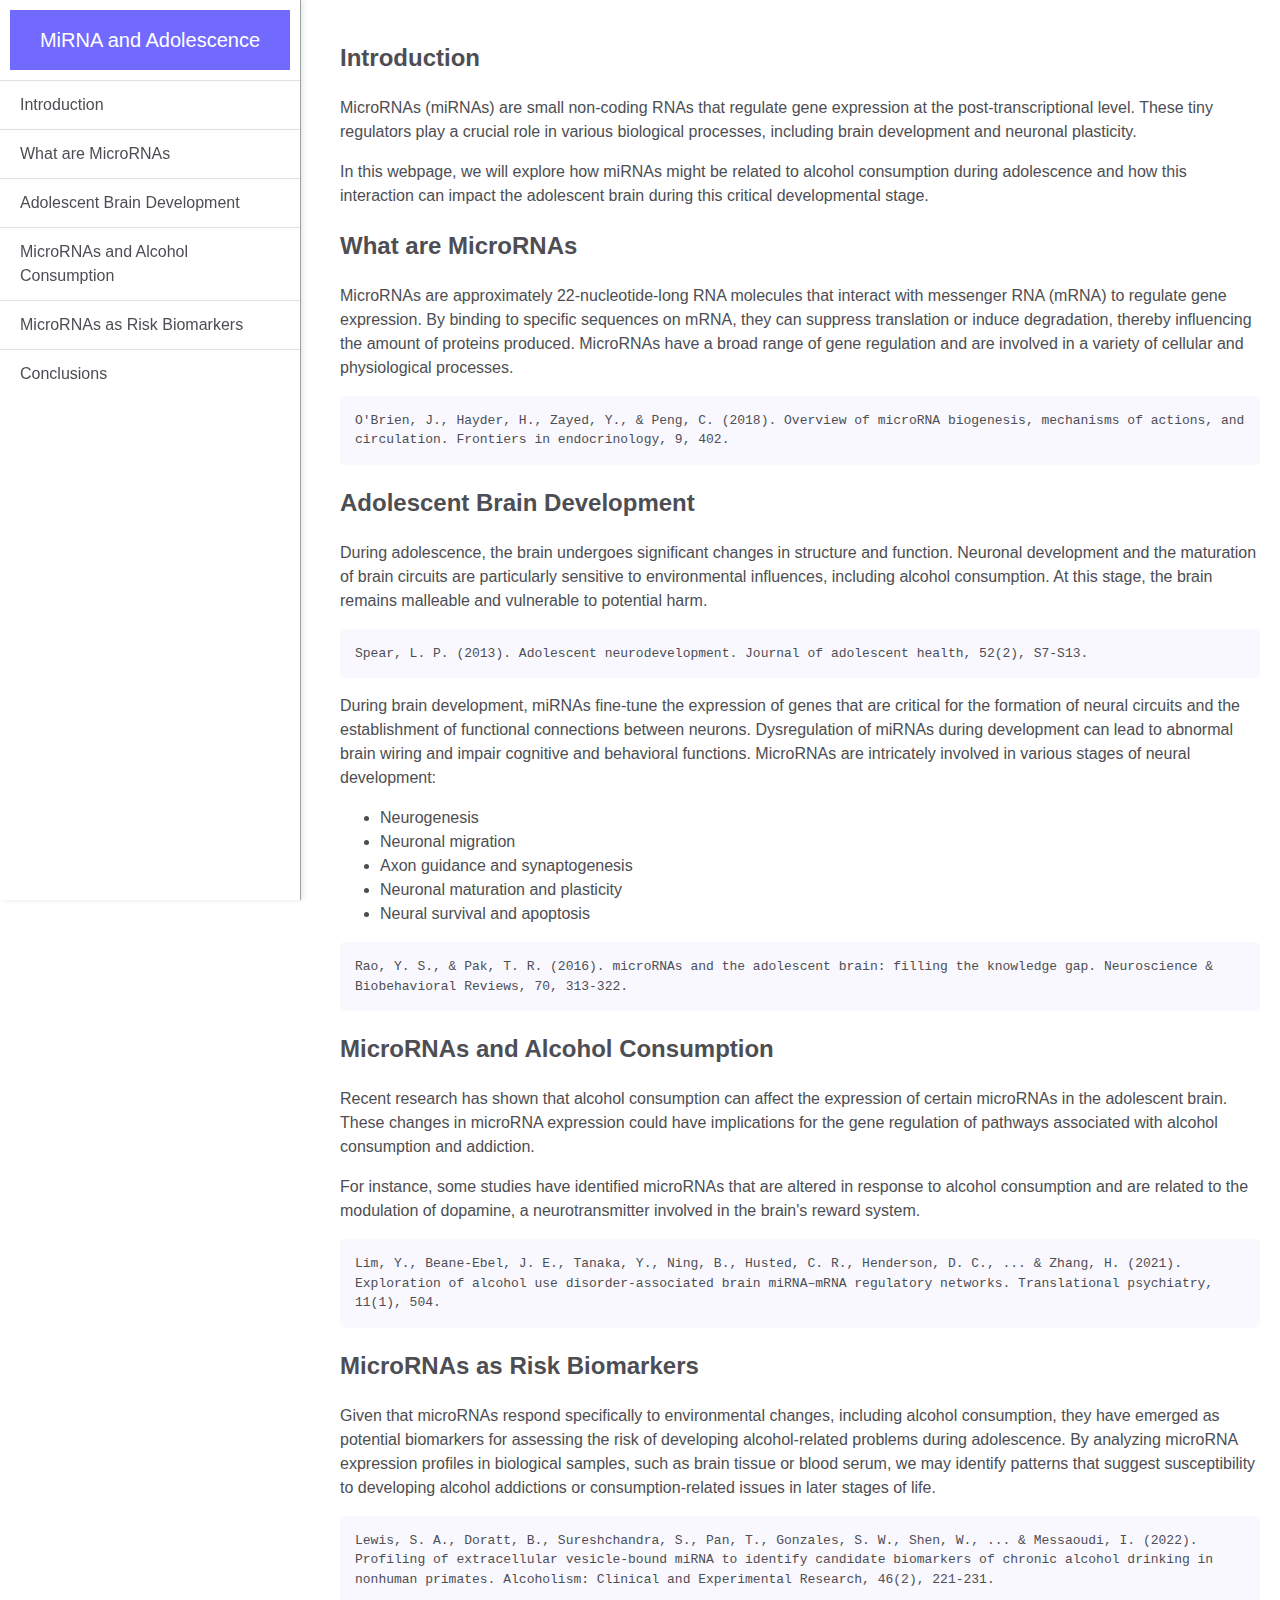
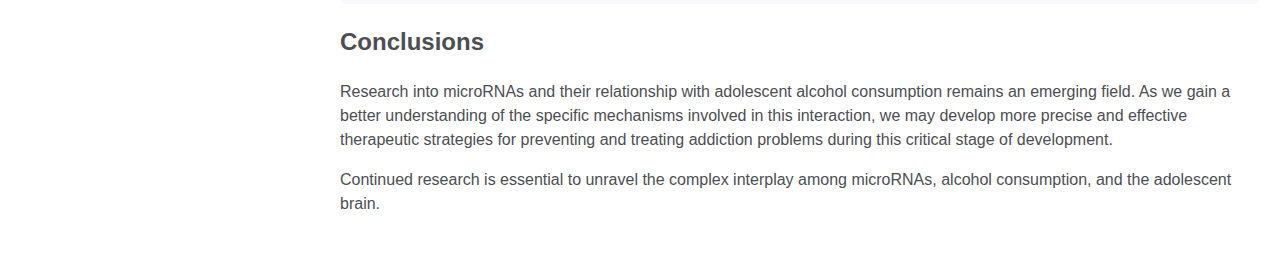
<file: projects/TechnicalDocumentation/build-a-technical-documentation-page.html>
<!DOCTYPE html>
<html lang="en">
<head>
    <meta charset="UTF-8">
    <meta name="viewport" content="width=device-width, initial-scale=1.0">
    <link rel="stylesheet" href="styles.css">
    <title>Documentation Page</title>
</head>

<body>
    <nav id="navbar">
        <header>MiRNA and Adolescence</header>
        <ul>
            <li><a class="nav-link" href="#Introduction">Introduction</a></li>
            <li><a class="nav-link" href="#What_are_MicroRNAs">What are MicroRNAs</a></li>
            <li><a class="nav-link" href="#Adolescent_Brain_Development">Adolescent Brain Development</a></li>
            <li><a class="nav-link" href="#MicroRNAs_and_Alcohol_Consumption">MicroRNAs and Alcohol Consumption</a></li>
            <li><a class="nav-link" href="#MicroRNAs_as_Risk_Biomarkers">MicroRNAs as Risk Biomarkers</a></li>
            <li><a class="nav-link" href="#Conclusions">Conclusions</a></li>
        </ul>
    </nav>

    <main id="main-doc">
        <section id="Introduction" class="main-section">
            <h2>Introduction</h2>
            <p>MicroRNAs (miRNAs) are small non-coding RNAs that regulate gene expression at the post-transcriptional level. These tiny regulators play a crucial role in various biological processes, including brain development and neuronal plasticity.</p>
            <p>In this webpage, we will explore how miRNAs might be related to alcohol consumption during adolescence and how this interaction can impact the adolescent brain during this critical developmental stage.</p>
        </section>

        <section id="What_are_MicroRNAs" class="main-section">
            <h2>What are MicroRNAs</h2>
            <p>MicroRNAs are approximately 22-nucleotide-long RNA molecules that interact with messenger RNA (mRNA) to regulate gene expression. By binding to specific sequences on mRNA, they can suppress translation or induce degradation, thereby influencing the amount of proteins produced. MicroRNAs have a broad range of gene regulation and are involved in a variety of cellular and physiological processes.</p>
            <code>O'Brien, J., Hayder, H., Zayed, Y., & Peng, C. (2018). Overview of microRNA biogenesis, mechanisms of actions, and circulation. Frontiers in endocrinology, 9, 402.</code>
        </section>

        <section id="Adolescent_Brain_Development" class="main-section">
            <h2>Adolescent Brain Development</h2>
            <p>During adolescence, the brain undergoes significant changes in structure and function. Neuronal development and the maturation of brain circuits are particularly sensitive to environmental influences, including alcohol consumption. At this stage, the brain remains malleable and vulnerable to potential harm.</p>
            <code>Spear, L. P. (2013). Adolescent neurodevelopment. Journal of adolescent health, 52(2), S7-S13.</code>
            <p>During brain development, miRNAs fine-tune the expression of genes that are critical for the formation of neural circuits and the establishment of functional connections between neurons. Dysregulation of miRNAs during development can lead to abnormal brain wiring and impair cognitive and behavioral functions. MicroRNAs are intricately involved in various stages of neural development:</p>
            <ul>
                <li>Neurogenesis</li>
                <li>Neuronal migration</li>
                <li>Axon guidance and synaptogenesis</li>
                <li>Neuronal maturation and plasticity</li>
                <li>Neural survival and apoptosis</li>
            </ul>
            <code>Rao, Y. S., & Pak, T. R. (2016). microRNAs and the adolescent brain: filling the knowledge gap. Neuroscience & Biobehavioral Reviews, 70, 313-322.</code>
        </section>

        <section id="MicroRNAs_and_Alcohol_Consumption" class="main-section">
            <h2>MicroRNAs and Alcohol Consumption</h2>
            <p>Recent research has shown that alcohol consumption can affect the expression of certain microRNAs in the adolescent brain. These changes in microRNA expression could have implications for the gene regulation of pathways associated with alcohol consumption and addiction.</p>
            <p>For instance, some studies have identified microRNAs that are altered in response to alcohol consumption and are related to the modulation of dopamine, a neurotransmitter involved in the brain's reward system.</p>
            <code>Lim, Y., Beane-Ebel, J. E., Tanaka, Y., Ning, B., Husted, C. R., Henderson, D. C., ... & Zhang, H. (2021). Exploration of alcohol use disorder-associated brain miRNA–mRNA regulatory networks. Translational psychiatry, 11(1), 504.</code>
        </section>

        <section id="MicroRNAs_as_Risk_Biomarkers" class="main-section">
            <h2>MicroRNAs as Risk Biomarkers</h2>
            <p>Given that microRNAs respond specifically to environmental changes, including alcohol consumption, they have emerged as potential biomarkers for assessing the risk of developing alcohol-related problems during adolescence. By analyzing microRNA expression profiles in biological samples, such as brain tissue or blood serum, we may identify patterns that suggest susceptibility to developing alcohol addictions or consumption-related issues in later stages of life.</p>
            <code>Lewis, S. A., Doratt, B., Sureshchandra, S., Pan, T., Gonzales, S. W., Shen, W., ... & Messaoudi, I. (2022). Profiling of extracellular vesicle‐bound miRNA to identify candidate biomarkers of chronic alcohol drinking in nonhuman primates. Alcoholism: Clinical and Experimental Research, 46(2), 221-231.</code>
        </section>

        <section id="Conclusions" class="main-section">
            <h2>Conclusions</h2>
            <p>Research into microRNAs and their relationship with adolescent alcohol consumption remains an emerging field. As we gain a better understanding of the specific mechanisms involved in this interaction, we may develop more precise and effective therapeutic strategies for preventing and treating addiction problems during this critical stage of development.</p>
            <p>Continued research is essential to unravel the complex interplay among microRNAs, alcohol consumption, and the adolescent brain.</p>
        </section>
    </main>
</body>
</html>
</file>
<file: styles.css>
/* General Styles */
body {
    font-family: 'Arial', sans-serif;
    line-height: 1.6;
    margin: 0;
    padding: 0;
    background-color: #f4f4f4;
    color: #333;
}

/* Navbar Styles */
.nav {
    background-color: #333;
    color: #fff;
    padding: 10px 0;
    position: fixed;
    width: 100%;
    top: 0;
    left: 0;
    z-index: 1000;
    box-shadow: 0 4px 2px -2px rgba(0, 0, 0, 0.2);
}

.nav-list {
    display: flex;
    justify-content: center;
    list-style: none;
    margin: 0;
    padding: 0;
}

.nav-list a {
    color: #fff;
    text-decoration: none;
    padding: 15px 20px;
    font-size: 18px;
    transition: background-color 0.3s ease-in-out;
}

.nav-list a:hover {
    background-color: #575757;
    border-radius: 5px;
}

/* Welcome Section Styles */
.welcome-section {
    display: flex;
    flex-direction: column;
    align-items: center;
    justify-content: center;
    padding: 60px 40px;
    margin-top: 60px; /* To account for fixed navbar */
    background: linear-gradient(to right, #FFF0B3, #FFB0F2);
    color: #575757;
    text-align: center;
    width: 100%;
    box-sizing: border-box;
}

.welcome-section h1 {
    font-size: 52px;
    margin-bottom: 10px;
    color: #333;
}

.welcome-section p {
    font-size: 18px;
    line-height: 1.6;
    margin: 10px 5%;
    color: #444;
    max-width: 90%;
}

.welcome-section p:first-of-type {
    font-size: 24px;
    font-weight: bold;
    color: #555;
}

.welcome-section p:last-of-type {
    margin-top: 20px;
    font-size: 20px;
    font-style: italic;
    color: #555;
}

/* Projects Section Styles */
.projects-section {
    padding: 60px 20px;
    background-color: #fff;
    text-align: center;
}

.projects-section-header {
    font-size: 36px;
    margin-bottom: 40px;
    color: #333;
}

.projects-grid {
    display: grid;
    grid-template-columns: repeat(auto-fit, minmax(300px, 1fr));
    gap: 20px;
    margin: 0 auto;
    max-width: 1200px;
}

/* Project Tile Styles */
.project-tile {
    text-decoration: none;
    display: flex;
    flex-direction: column;
    align-items: center;
    border: none;
    border-radius: 8px;
    overflow: hidden;
    transition: transform 0.3s ease-in-out, box-shadow 0.3s ease-in-out;
    box-shadow: 0 4px 6px rgba(0, 0, 0, 0.1);
}

.project-tile:hover {
    transform: scale(1.05);
    box-shadow: 0 8px 15px rgba(0, 0, 0, 0.2);
}

.project-thumbnail {
    width: 300px;
    height: 200px;
    object-fit: cover;
    border-radius: 5px;
}

.project-title {
    font-size: 20px;
    padding: 10px;
    background-color: #fff;
    color: #333;
    text-align: center;
    border-bottom-left-radius: 8px;
    border-bottom-right-radius: 8px;
    margin-top: -5px;
    transition: background-color 0.3s ease, color 0.3s ease;
}

.project-tile:hover .project-title {
    color: #f38895;
    font-weight: bold;
}


/* Contact Section Styles */
.contact-section {
    padding: 60px 20px;
    background-color: #333;
    color: #fff;
    text-align: center;
}

.contact-section-header {
    font-size: 36px;
    margin-bottom: 20px;
    color: #fff;
}

.contact-links {
    display: flex;
    justify-content: center;
    flex-wrap: wrap;
    gap: 20px;
}

.contact-details {
    color: #fff;
    text-decoration: none;
    font-size: 20px;
    padding: 10px 20px;
    border: 2px solid #fff;
    border-radius: 5px;
    transition: background-color 0.3s ease-in-out;
}

.contact-details:hover {
    background-color: #575757;
}

/* Footer Styles */
.footer {
    background-color: #333;
    color: #fff;
    text-align: center;
    padding: 20px;
}

@media (max-width: 768px) {
    .projects-section-header{
        font-size: 24px;
        line-height: 1.4; 
    }

    .projects-grid {
        grid-template-columns: 1fr;
        gap: 20px; 
    }

    .project-thumbnail {
        width: 100%; 
        height: auto; 
    }

    .project-tile {
        width: 100%; 
    }
    .welcome-section {
        padding: 20px 10px; 
    }

    .welcome-section h1 {
        font-size: 30px; 
        margin-bottom: 5px;
    }

    .welcome-section p {
        font-size: 12px; 
        margin: 5px 2%;
    }

    .welcome-section p:first-of-type {
        font-size: 16px;
    }

    .welcome-section p:last-of-type {
        font-size: 14px;
        margin-top: 10px;
    }
    .footer {
        padding: 15px; 
        font-size: 14px; 
        line-height: 1.4; 
    }

    .contact-section {
        padding: 40px 20px; 
        align-items: center;
    }

    .contact-section-header {
        font-size: 28px; 
        margin-bottom: 15px;
    }

    .contact-links {
        display: block; 
        margin-top: 20px;
    }

    .contact-details {
        display: block; 
        width: 80%;
        margin: 5px auto; 
        font-size: 16px;
        padding: 10px;
    }

    .contact-details i {
        margin-right: 8px; 
    }

}

/* Teléfonos pequeños (pantallas <= 480px) */
@media (max-width: 480px) {
    .projects-grid {
        grid-template-columns: 1fr; 
        gap: 15px; 
    }

    .project-thumbnail {
        width: 100%; 
        height: auto; 
    }

    .project-tile {
        width: 100%; 
    }

    .welcome-section {
        padding: 20px 10px;
    }

    .welcome-section h1 {
        font-size: 34px; 
        margin-bottom: 5px;
    }

    .welcome-section p {
        font-size: 12px; 
        margin: 5px 2%;
    }

    .welcome-section p:first-of-type {
        font-size: 16px;
    }

    .welcome-section p:last-of-type {
        font-size: 14px;
        margin-top: 10px;
    }

    .footer {
        padding: 10px; 
        font-size: 12px; 
        line-height: 1.3; 
    }
    .contact-section {
        padding: 30px 15px; 
    }

    .contact-section-header {
        font-size: 24px;
    }

    .contact-details {
        font-size: 14px; 
        padding: 8px;
        width: 80%;
        margin: 5px auto;
    }

}
</file>
<file: projects/cashRegister/styles.css>
body {
    font-family: Arial, sans-serif;
    background-color: #2c3e50;
    color: #ecf0f1;
    margin: 0;
    padding: 0;
}

.container {
    max-width: 600px;
    margin: 50px auto;
    padding: 20px;
    background: #34495e;
    border-radius: 8px;
    box-shadow: 0 4px 8px rgba(0, 0, 0, 0.2);
}

h1 {
    text-align: center;
    color: #f39c12;
}

.register {
    text-align: center;
}

input[type="number"] {
    width: 80%;
    padding: 10px;
    margin: 20px 0;
    border: 2px solid #f39c12;
    border-radius: 4px;
    background: #ecf0f1;
    color: #2c3e50;
}

button {
    padding: 10px 20px;
    background-color: #e74c3c;
    border: none;
    border-radius: 4px;
    color: #ecf0f1;
    cursor: pointer;
}

button:hover {
    background-color: #c0392b;
}

#change-due {
    font-size: 18px;
    margin-top: 20px;
}

#drawer-info {
    margin-top: 20px;
    background: #34495e;
    padding: 10px;
    border-radius: 4px;
}

#drawer-contents {
    list-style: none;
    padding: 0;
}

#drawer-contents li {
    margin: 5px 0;
    font-size: 16px;
}
</file>
<file: projects/FelizCumpleSara/styles.css>
body {
    font-family: 'Arial', sans-serif;
    background: url('background.jpg') no-repeat center center fixed;
    background-size: cover;
    margin: 0;
    display: flex;
    justify-content: center;
    align-items: center;
    height: 100vh;
    color: #333;
}

.card {
    background: white;
    padding: 20px;
    border-radius: 15px;
    box-shadow: 0 4px 10px rgba(0, 0, 0, 0.2);
    text-align: center;
    max-width: 550px;
    width: 90%;
}

.card h1 {
    font-size: 2.5em;
    color: #ff6f61;
    margin-bottom: 20px;
    font-family: 'Pacifico'; /* Fuente más decorativa */
    font-weight: bold; /* Asegura que sea más "gordita" */
}

.card p {
    font-size: 1.2em;
    margin: 10px 0;
}

button {
    background-color: #ff6f61;
    color: white;
    border: none;
    border-radius: 5px;
    padding: 10px 20px;
    font-size: 1em;
    cursor: pointer;
    transition: background-color 0.3s ease;
}

button:hover {
    background-color: #e55a4f;
}

.center-image {
    width: 100%;
    max-width: 250px; /* Ajusta el tamaño máximo */
    height: auto;
    border-radius: 10px;
    margin: 20px auto;
    display: block;
    box-shadow: 0 4px 8px rgba(0, 0, 0, 0.2);
}

@keyframes bounce {
    0%, 20%, 50%, 80%, 100% {
        transform: translateY(0);
    }
    40% {
        transform: translateY(-20px);
    }
    60% {
        transform: translateY(-10px);
    }
}

.animated {
    animation: bounce 1s ease;
}

@keyframes shake {
    0% { transform: translateX(0); }
    25% { transform: translateX(-10px); }
    50% { transform: translateX(10px); }
    75% { transform: translateX(-10px); }
    100% { transform: translateX(0); }
}

.shake-animation {
    animation: shake 0.5s ease;
}

#image-modal {
    position: fixed;
    top: 0;
    left: 0;
    width: 100%;
    height: 100%;
    background-color: rgba(0, 0, 0, 0.8);
    display: flex;
    justify-content: center;
    align-items: center;
    z-index: 1000;
}

#image-modal img {
    max-width: 90%;
    max-height: 90%;
    border-radius: 10px;
    box-shadow: 0 4px 10px rgba(0, 0, 0, 0.5);
}

.hidden {
    display: none;
}
</file>
<file: projects/landingPage/styles.css>
/* Global Styles */
* {
    margin: 0;
    padding: 0;
    box-sizing: border-box;
}

html {
    font-size: 62.5%;
    font-family: 'Poppins', sans-serif;
}

body {
    font-size: 1.6rem;
    background-color: #f7f7f7;
    color: #333;
}

header {
    background-color: #F5F5F5;
    padding: 20px;
    box-shadow: 0 2px 5px rgba(0, 0, 0, 0.1);
    position: fixed;
    top: 0;
    left: 0;
    right: 0;
    z-index: 1000;
    width: 100%;
}

.header-container {
    display: flex;
    justify-content: space-between;
    align-items: center;
}

header img {
    width: 50px;
    height: auto;
}

header h1 {
    font-size: 2.4rem;
    color: #333;
    margin-left: 15px;
}

nav a {
    font-size: 1.8rem;
    text-decoration: none;
    color: #333;
    margin-left: 30px;
    transition: color 0.3s ease;
}

nav a:hover {
    color: #37B78C;
}

main {
    padding-top: 120px; /* Space for fixed header */
}

/* Features Section */
#features {
    background-color: #fff;
    padding: 50px 20px;
    text-align: center;
}

#features h2 {
    font-size: 3.6rem;
    margin-bottom: 40px;
    color: #333;
}

.features-grid {
    display: grid;
    grid-template-columns: repeat(2, 1fr);
    width: 60%;
    margin: auto;
    gap: 30px;
}

.feature-item {
    background-color: #fff;
    padding: 30px;
    box-shadow: 0 2px 10px rgba(0, 0, 0, 0.1);
    border-radius: 10px;
    transition: transform 0.3s ease;
}

.feature-item:hover {
    transform: translateY(-10px);
}

.feature-item h3 {
    font-size: 2.4rem;
    color: #37B78C;
    margin-bottom: 10px;
}

.feature-item p {
    font-size: 1.6rem;
    color: #555;
}

/* How It Works Section */
#how-it-works {
    background-color: #f0f8f8;
    padding: 50px 20px;
}

#how-it-works h2 {
    font-size: 3.6rem;
    margin-bottom: 40px;
    text-align: center;
}

.how-it-works-steps {
    display: flex;
    justify-content: space-around;
    flex-wrap: wrap;
}

.step {
    width: 25%;
    background-color: #fff;
    padding: 30px;
    box-shadow: 0 2px 10px rgba(0, 0, 0, 0.1);
    margin-bottom: 30px;
    border-radius: 10px;
    transition: transform 0.3s ease;
    text-align: center;
}

.step:hover {
    transform: translateY(-10px);
}

.step h3 {
    font-size: 2.4rem;
    color: #37B78C;
    margin-bottom: 20px;
}

.step p {
    font-size: 1.6rem;
    color: #555;
}

/* Video Section */
.video {
    display: flex;
    justify-content: center;
    align-items: center;
    padding: 20px;
}

.video iframe {
    width: 80%; 
    max-width: 900px; 
    height: 500px; 
    border: none;
    border-radius: 10px;
    display: block;
    margin: 0 auto;
}

/* Subscribe Section */
#subscribe {
    background-color: #fff;
    padding: 50px 20px;
    text-align: center;
}

#subscribe h2 {
    font-size: 3.6rem;
    margin-bottom: 40px;
    color: #333;
}

.pricing {
    display: flex;
    justify-content: space-around;
    margin-bottom: 40px;
    flex-wrap: wrap;
}

.pricing-plan {
    background-color: #f0f8f8;
    padding: 40px;
    width: 25%;
    text-align: center;
    box-shadow: 0 2px 10px rgba(0, 0, 0, 0.1);
    border-radius: 10px;
    transition: transform 0.3s ease;
}

.pricing-plan:hover {
    transform: translateY(-10px);
}

.pricing-plan h3 {
    font-size: 2.4rem;
    color: #37B78C;
    margin-bottom: 10px;
}

.pricing-plan p {
    font-size: 1.6rem;
    color: #555;
}

.email-form input {
    width: 40%;
    height: 50px;
    padding: 0 20px;
    font-size: 1.6rem;
    border-radius: 25px;
    border: 1px solid #ddd;
    margin-right: 20px;
}

.email-form .btn {
    background-color: #37B78C;
    color: #fff;
    border: none;
    font-size: 1.6rem;
    padding: 15px 30px;
    border-radius: 25px;
    cursor: pointer;
    transition: background-color 0.3s ease;
}

.email-form .btn:hover {
    background-color: #2e9f7a;
}

/* Footer */
footer {
    background-color: #333;
    color: white;
    text-align: center;
    padding: 20px;
}

@media (max-width: 768px) {
    .features-grid {
        grid-template-columns: 1fr;
        width: 90%;
    }

    .step {
        width: 100%;
    }

    .pricing-plan {
        width: 80%;
        margin-bottom: 20px;
    }

    .video iframe {
        width: 95%;
        height: 300px;
    }

    .email-form input {
        width: 70%;
        margin-bottom: 20px;
    }

    .email-form .btn {
        width: 70%;
    }
}

@media (max-width: 480px) {
    header h1 {
        font-size: 2rem;
    }

    nav a {
        font-size: 1.4rem;
        margin-left: 15px;
    }

    .pricing-plan {
        width: 100%;
    }

    .email-form input {
        width: 80%;
    }

    .email-form .btn {
        width: 80%;
    }
}
</file>
<file: projects/minesweeper/style.css>
/* Estilo general */
body {
    font-family: Arial, sans-serif;
    display: flex;
    flex-direction: column;
    align-items: center;
    background-color: #f3f4f6;
    color: #333;
}

#game-board {
    display: grid;
    grid-gap: 3px;
    margin: 20px auto;
    width: fit-content;
    background-color: #f1c3e6;
    border: 10px solid #f1c3e6;
}

#game-status {
    text-align: center;
    font-weight: bold;
    margin-top: 10px;
    color: #333;
    font-size: 1.2em;
}
#flag-count {
    text-align: center;
    color:#440436;
    font-size: 1.2em;

}

#reset-button {
    display: block;
    margin: 10px auto;
    padding: 10px 20px;
    font-size: 16px;
    font-weight: bold;
    color: #ffffff;
    background-color: #5f395c;
    border: none;
    border-radius: 5px;
    cursor: pointer;
    transition: background-color 0.3s ease;
}

#reset-button:hover {
    background-color: #440436;
}

/* Celdas del tablero */
.cell {
    width: 30px;
    height: 30px;
    border: 5px solid;
    background-color: #f1c7ee;
    box-sizing: border-box;
    border-color: #f5f3eb #dab6d4  #db8fc4 #ffe3fd;
    text-align: center;
    line-height: 30px;
    font-weight: bold;
    font-size: 1em;
    cursor: pointer;
    display: flex;
    align-items: center;
    justify-content: center;
}

/* Hover y estado revelado */
.cell:hover {
    background-color: #faeaf7;
}

.revealed {
    background-color: rgb(225, 150, 207);
    box-sizing: border-box;
    cursor: default;
    border: 1px solid #be88bc;
}

/* Estilos para las minas */
.cell.mine {
    background-color: #ff4d4d;
    color: white;
    font-size: 1.2em;
}

/* Colores para los números */
.cell[data-value="1"] {
    color: #007acc;
}

.cell[data-value="2"] {
    color: #2e8b57;
}

.cell[data-value="3"] {
    color: #e67e22;
}

.cell[data-value="4"] {
    color: #8b008b;
}

.cell[data-value="5"] {
    color: #d9534f;
}

.cell[data-value="6"] {
    color: #5bc0de;
}

.cell[data-value="7"] {
    color: #f0ad4e;
}

.cell[data-value="8"] {
    color: #d9534f;
}

/* Media Queries para Responsividad */
@media (max-width: 768px) {
    .container {
        width: 85%;
    }

    h1 {
        font-size: 1.8em;
    }

    input {
        max-width: 100%;
        font-size: 14px;
        padding: 10px;
    }

    button {
        font-size: 14px;
        padding: 10px 18px;
    }

    #output {
        font-size: 1.1em;
    }
}

@media (max-width: 480px) {
    .container {
        width: 95%;
        padding: 15px;
    }

    h1 {
        font-size: 1.6em;
    }

    input {
        max-width: 100%;
        font-size: 14px;
        padding: 8px;
    }

    button {
        font-size: 14px;
        padding: 8px 16px;
    }

    #output {
        font-size: 1em;
    }
}
</file>
<file: projects/palindromeChecker/styles.css>
body {
    font-family: 'Segoe UI', Tahoma, Geneva, Verdana, sans-serif;
    margin: 0;
    padding: 0;
    display: flex;
    flex-direction: column;
    align-items: center;
    justify-content: center;
    height: 100vh;
    background-color: #1e1e1e; 
    color: #f5f5f5; 
}


h1 {
    margin-top: 20px;
    font-size: 2.5em;
    color: #ffffff;
}


section {
    margin: 20px;
    padding: 20px;
    background-color: #2c2c2c; 
    border-radius: 10px;
    box-shadow: 0 4px 8px rgba(0, 0, 0, 0.3);
    width: 90%;
    max-width: 400px;
    text-align: center;
}

label {
    font-weight: bold;
    margin-bottom: 10px;
    display: block;
    color: #f5f5f5;
}

#text-input {
    padding: 12px;
    font-size: 16px;
    width: calc(100% - 24px);
    margin-top: 10px;
    margin-bottom: 20px;
    border-radius: 5px;
    border: none;
    background-color: #3a3a3a; 
    color: #ffffff; 
    box-shadow: inset 0 1px 3px rgba(0, 0, 0, 0.5);
}

#check-btn {
    padding: 12px 24px;
    font-size: 16px;
    background-color: #ff0080b6;
    color: #ffffff;
    border: none;
    border-radius: 5px;
    cursor: pointer;
    transition: background-color 0.3s;
}

#check-btn:hover {
    background-color: #9b126d;
}

/* Result Text */
#result {
    margin-top: 20px;
    font-size: 18px;
    font-weight: bold;
    color: #f5f5f5;
}


.palindrome-definition-section {
    margin: 20px;
    padding: 20px;
    background-color: #3a3a3a; 
    border: 1px solid #555555; 
    border-radius: 10px;
    width: 90%;
    max-width: 400px;
    text-align: center;
}

.palindrome-definition {
    font-size: 16px;
    color: #d1d1d1; 
}


input, button {
    outline: none; 
}

button:active {
    transform: scale(0.98);
}

/* Media Queries for Responsiveness */
@media (max-width: 768px) {
    h1 {
        font-size: 2em;
    }

    section {
        width: 90%;
        padding: 15px;
    }

    #text-input {
        font-size: 14px;
        padding: 10px;
    }

    #check-btn {
        font-size: 14px;
        padding: 10px 20px;
    }

    #result {
        font-size: 16px;
    }

    .palindrome-definition-section {
        width: 90%;
        padding: 15px;
    }

    .palindrome-definition {
        font-size: 14px;
    }
}

@media (max-width: 480px) {
    h1 {
        font-size: 1.6em;
    }

    section {
        width: 95%;
        padding: 10px;
    }

    #text-input {
        font-size: 14px;
        padding: 8px;
    }

    #check-btn {
        font-size: 14px;
        padding: 8px 16px;
    }

    #result {
        font-size: 14px;
    }

    .palindrome-definition-section {
        width: 95%;
        padding: 10px;
    }

    .palindrome-definition {
        font-size: 12px;
    }
}
</file>
<file: projects/romanNumeralConverter/styles.css>
/* General Styles */
body {
    font-family: 'Arial', sans-serif;
    background-color: #f3f4f6; /* Fondo claro */
    color: #333;
    margin: 0;
    padding: 0;
    display: flex;
    justify-content: center;
    align-items: center;
    height: 100vh;
}

.container {
    background-color: #fff;
    border-radius: 8px;
    box-shadow: 0 4px 6px rgba(0, 0, 0, 0.1);
    padding: 30px;
    width: 90%;
    max-width: 400px;
    text-align: center;
}

/* Header */
h1 {
    margin-bottom: 20px;
    color: #7c4dc9; /* Color azul moderno */
}

/* Section */
section {
    margin-bottom: 20px;
}

/* Input and Button */
input {
    padding: 10px;
    width: calc(100% - 24px);
    margin: 10px 0;
    border: 1px solid #ddd;
    border-radius: 4px;
    font-size: 16px;
}

button {
    padding: 10px 20px;
    font-size: 16px;
    background-color: #7c4dc9;
    color: white;
    border: none;
    border-radius: 4px;
    cursor: pointer;
    transition: background-color 0.3s;
}

button:hover {
    background-color: #462b72;
}

/* Output */
#output {
    font-size: 18px;
    font-weight: bold;
    color: #9c71e1;
}
</file>
<file: projects/SurveyForm/styles.css>
* {
    box-sizing: border-box;
    margin: 0;
    padding: 0;
}

body {
    background-image: url(https://i.blogs.es/0fd459/fo2a9909/1366_2000.jpg);
    background-size: cover;
    font-family: Tahoma, sans-serif;
    padding: 40px;
}

header {
    height: 200px;
    display: flex;
    justify-content: center;
    align-items: center;
    text-align: center;
    color: white;
    text-shadow: 0 2px 4px rgba(0, 0, 0, 0.767);
}

header h1 {
    font-size: 3em;
    margin-bottom: 0.5em;
}

header p {
    font-size: 1.5em;
    margin: 0;
}

main {
    display: flex;
    justify-content: center;
    margin-top: 40px;
}

form {
    background-color: rgba(255, 255, 255, 0.8);
    padding: 20px;
    font-size: 1.2em;
    width: 800px;
    border-radius: 10px;
    box-shadow: 0 4px 8px rgba(0, 0, 0, 0.1);
}

fieldset {
    border: none;
    padding: 10px;
    margin-bottom: 10px;
}

label {
    display: block;
    margin-bottom: 8px;
}

input, select, textarea {
    width: 100%;
    padding: 10px;
    margin-bottom: 15px;
    border: 1px solid #ccc;
    border-radius: 5px;
    font-size: 1em;
}

input[type="radio"], input[type="checkbox"] {
    width: auto;
    margin-right: 10px;
}

input[type="submit"] {
    background-color: #5cb85c;
    color: white;
    border: none;
    border-radius: 5px;
    padding: 10px;
    cursor: pointer;
    font-size: 1em;
    width: 100%;
    max-width: 200px;
    margin: 1em auto;
    display: block;
}

input[type="submit"]:hover {
    background-color: #4cae4c;
}

input:focus, select:focus, textarea:focus {
    outline: none;
    border-color: #5cb85c;
    box-shadow: 0 0 5px rgba(92, 184, 92, 0.5);
}

/* Media Queries for Responsiveness */

/* For Tablets and smaller screens */
@media (max-width: 1024px) {
    body {
        padding: 20px;
    }

    header h1 {
        font-size: 2.5em;
    }

    header p {
        font-size: 1.2em;
    }

    form {
        width: 90%;
        padding: 15px;
    }

    input, select, textarea {
        font-size: 0.9em;
    }

    input[type="submit"] {
        font-size: 0.9em;
    }
}

/* For Mobile Devices */
@media (max-width: 768px) {
    header {
        height: auto;
        padding: 20px 10px;
    }

    header h1 {
        font-size: 2em;
    }

    header p {
        font-size: 1.1em;
    }

    form {
        width: 100%;
        padding: 15px;
    }

    input, select, textarea {
        font-size: 0.9em;
    }

    input[type="submit"] {
        font-size: 1em;
        width: 100%;
        max-width: none;
    }
}

/* For Very Small Mobile Devices */
@media (max-width: 480px) {
    body {
        padding: 10px;
    }

    header h1 {
        font-size: 1.5em;
    }

    header p {
        font-size: 1em;
    }

    form {
        width: 100%;
        padding: 10px;
    }

    input, select, textarea {
        font-size: 0.85em;
    }

    input[type="submit"] {
        font-size: 1em;
        width: 100%;
    }
}
</file>
<file: projects/TechnicalDocumentation/styles.css>
body {
  font-family: 'Open Sans', Arial, sans-serif;
  margin: 0;
  color: #4d4e53;
  line-height: 1.5;
}

header {
  font-size: 24px;
  color: #7269FF;
  margin: 10px;
  text-align: center;
}

#main-doc header {
  text-align: left;
  margin: 0;
}

#main-doc {
  margin-left: 320px;
  padding: 20px;
}

section {
  margin: 20px 0;
  font-size: 1em;
}

section code {
  display: block;
  text-align: left;
  white-space: pre-line;
  background-color: #F9F8FF;
  padding: 15px;
  margin: 10px 0;
  border-radius: 5px;
}

#navbar {
  position: fixed;
  top: 0;
  left: 0;
  width: 300px;
  height: 100%;
  background-color: #fff;
  border-right: 1px solid rgba(0, 22, 22, 0.4);
  box-shadow: 2px 0 5px rgba(0,0,0,0.1);
}

#navbar header {
  font-size: 20px;
  padding: 15px;
  background-color: #7269FF;
  color: white;
  text-align: center;
}

#navbar ul {
  padding: 0;
  margin: 0;
  list-style: none;
  height: calc(100% - 60px);
  overflow-y: auto;
}

#navbar li {
  border-top: 1px solid #e0e0e0;
}

#navbar a {
  display: block;
  padding: 12px 20px;
  color: #4d4e53;
  text-decoration: none;
}

#navbar a:hover {
  background-color: #F9F8FF;
}

/* Responsivo para pantallas pequeñas */
@media only screen and (max-width: 815px) {
  #navbar {
    display: none; 
  }

  #main-doc {
    margin-left: 0;
    margin-top: 20px;
  }

  header {
    font-size: 28px;
    text-align: center;
    margin: 20px 0;
  }
}

@media only screen and (max-width: 600px) {
  #navbar {
    display: none; 
  }

  #main-doc {
    margin: 0;
    padding: 10px;
  }

  section {
    font-size: 0.9em;
  }
}

@media only screen and (max-width: 420px) {
  header {
    font-size: 20px;
  }

  #main-doc {
    padding: 5px;
  }

  section {
    font-size: 0.85em;
  }
}
</file>
<file: projects/telephoneNumberValidator/styles.css>
/* General Styles */
body {
    font-family: 'Arial', sans-serif;
    background: linear-gradient(135deg, #f3f4f6, #ebdcf0); /* Gradiente de fondo */
    margin: 0;
    padding: 0;
    display: flex;
    justify-content: center;
    align-items: center;
    height: 100vh;
}

.container {
    background: white;
    border-radius: 12px;
    box-shadow: 0 8px 16px rgba(0, 0, 0, 0.2);
    padding: 40px;
    width: 90%;
    max-width: 450px;
    text-align: center;
    border: 1px solid #ddd;
}

/* Header */
h1 {
    margin-bottom: 20px;
    color: #333;
    font-size: 24px;
}

/* Section */
section {
    margin-bottom: 20px;
}

/* Input and Buttons */
input {
    padding: 12px;
    width: calc(100% - 24px);
    margin: 10px 0;
    border: 2px solid #ddd;
    border-radius: 6px;
    font-size: 16px;
    box-shadow: inset 0 2px 4px rgba(0, 0, 0, 0.1);
}

button {
    padding: 12px 24px;
    font-size: 16px;
    background-color: #c978f8; /* Azul brillante */
    color: white;
    border: none;
    border-radius: 6px;
    cursor: pointer;
    transition: background-color 0.3s, transform 0.3s;
    margin: 5px;
}

button:hover {
    background-color: #9e41a4;
    transform: translateY(-2px);
}

button:active {
    background-color: #7f328d;
    transform: translateY(0);
}

/* Results */
#results-div {
    font-size: 18px;
    font-weight: bold;
}
</file>
